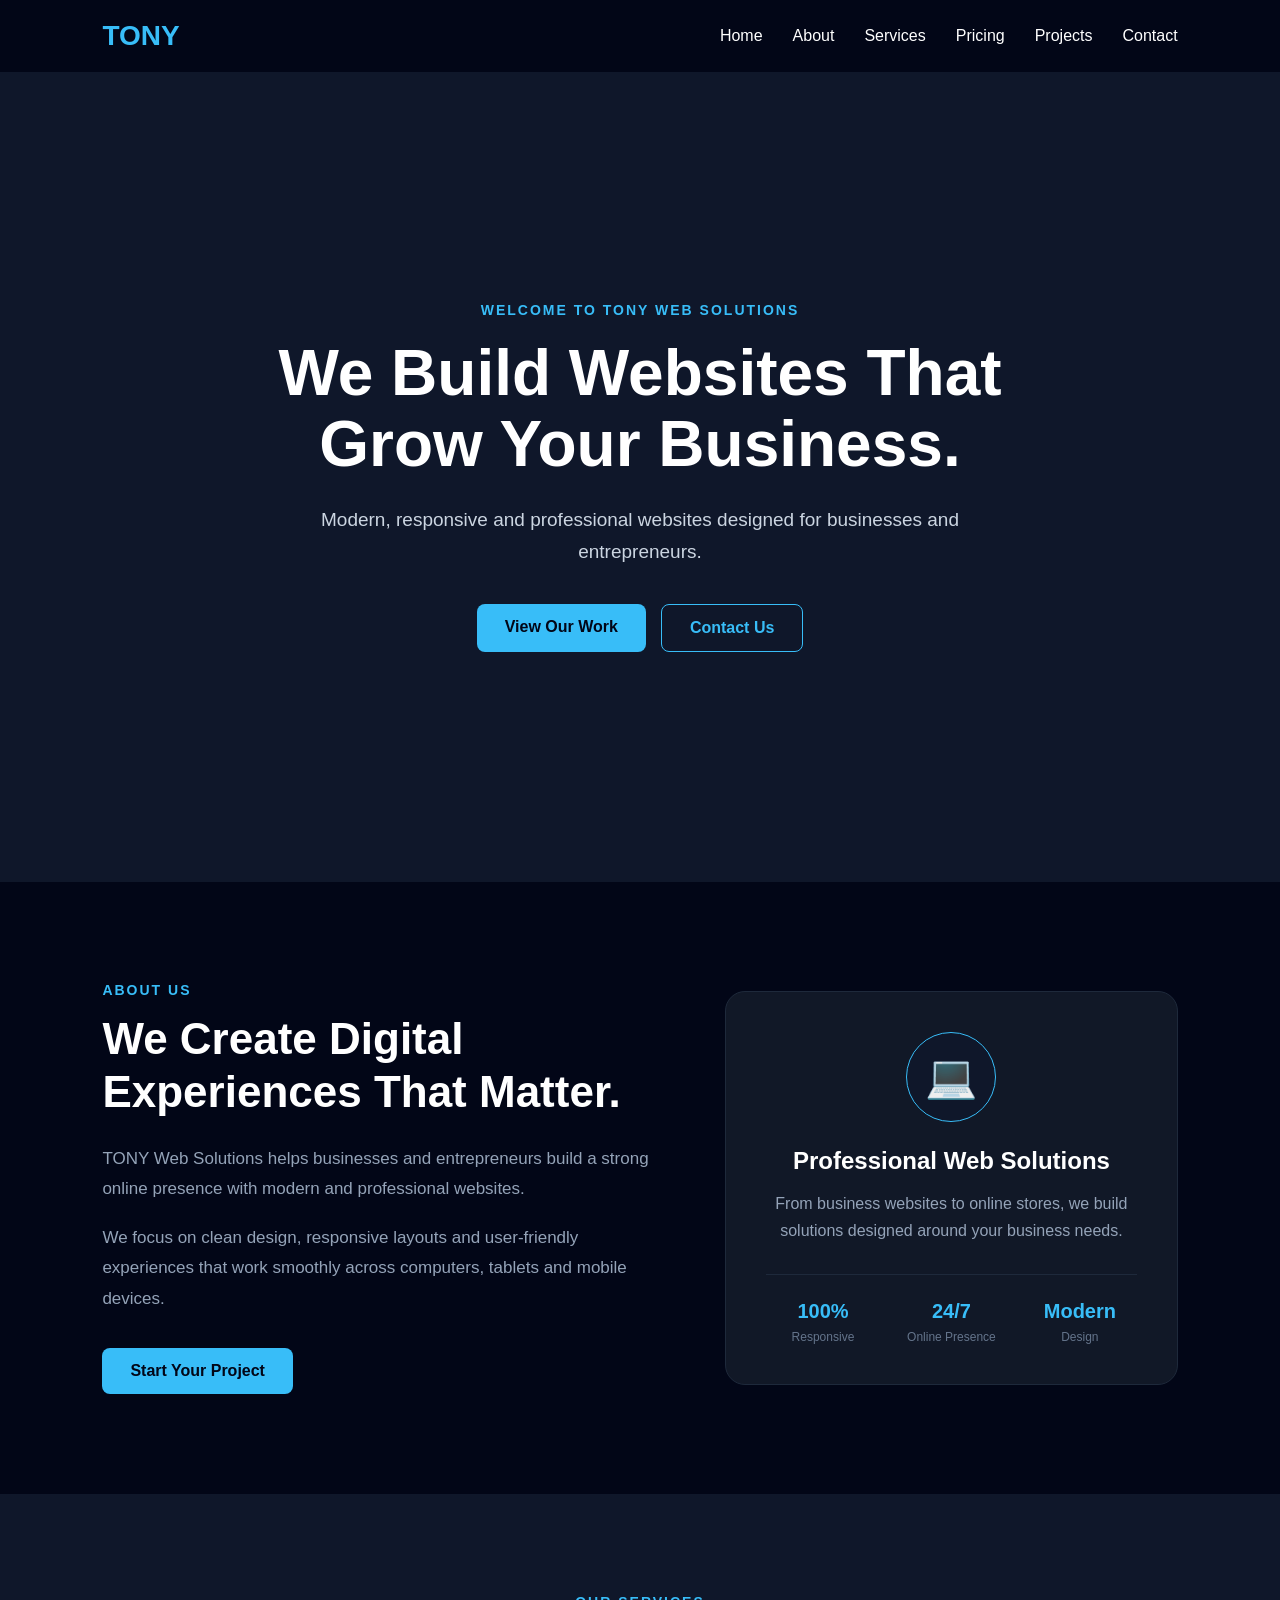
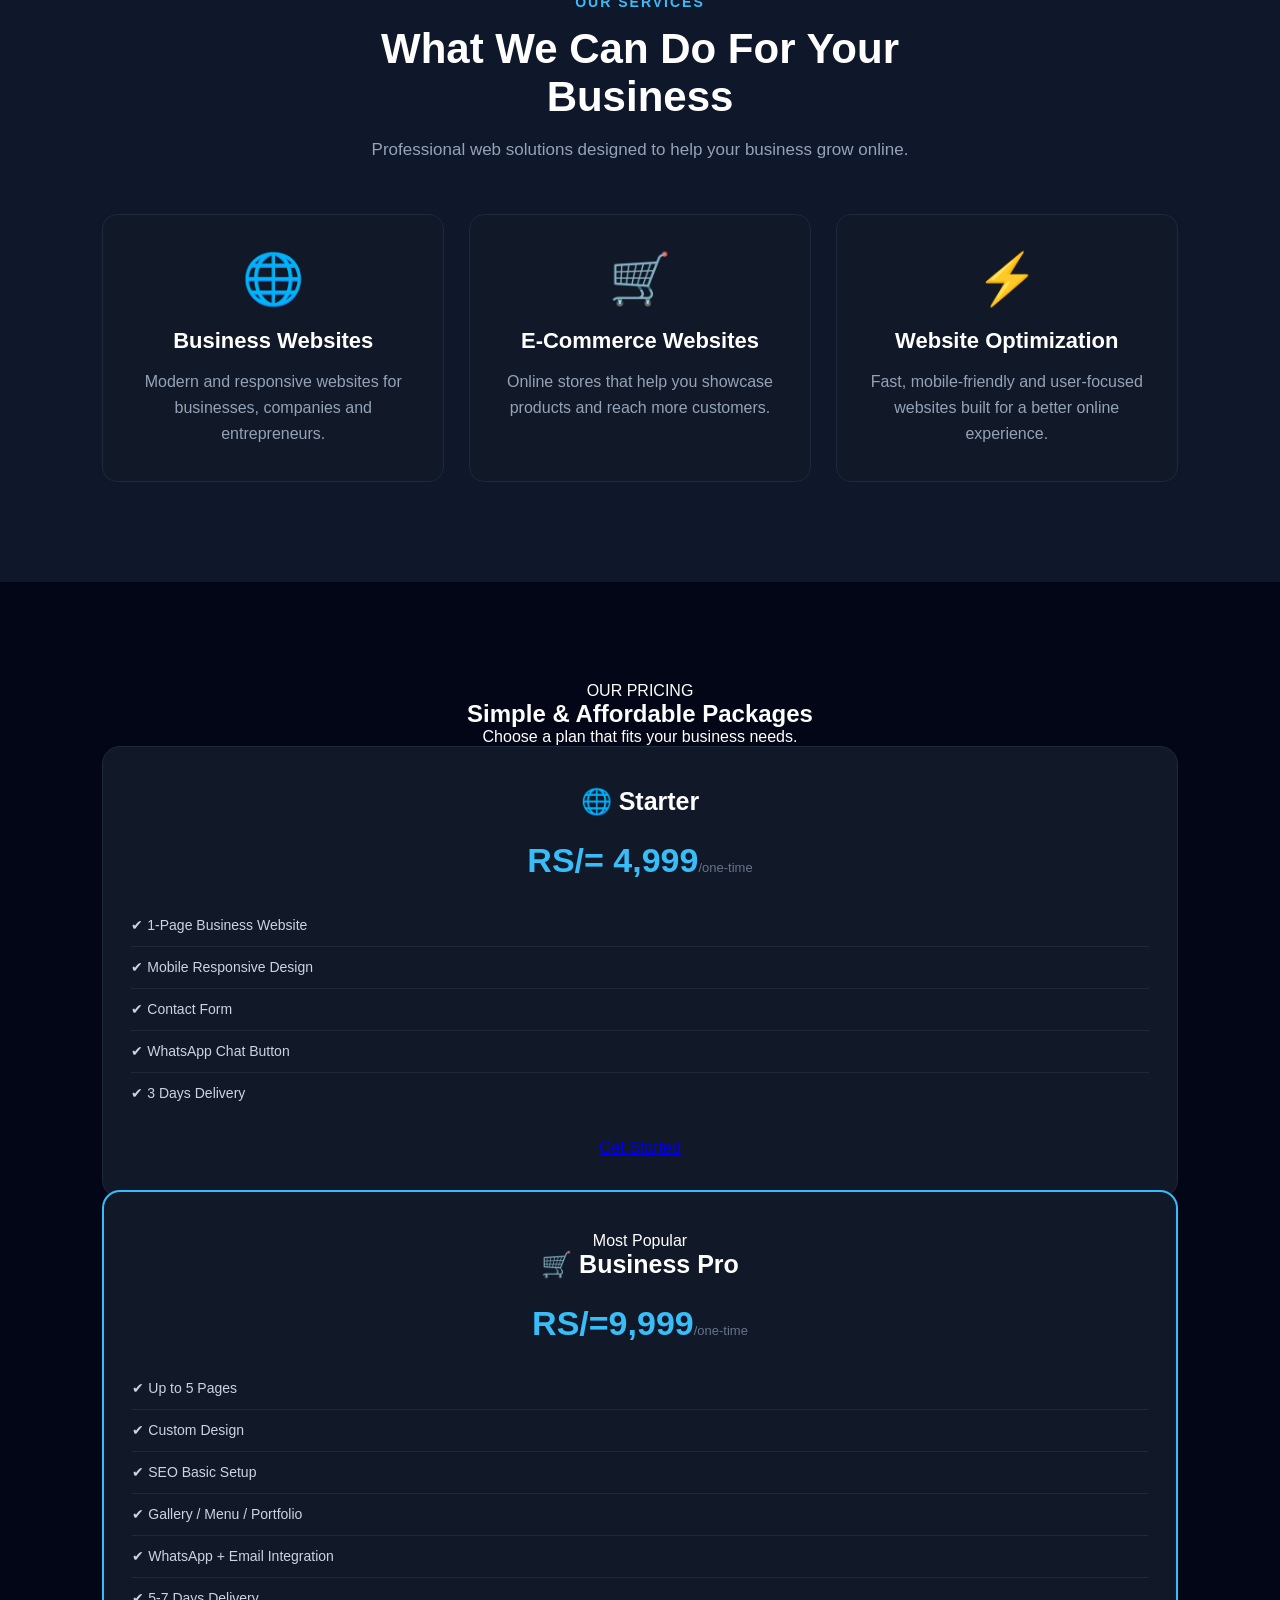
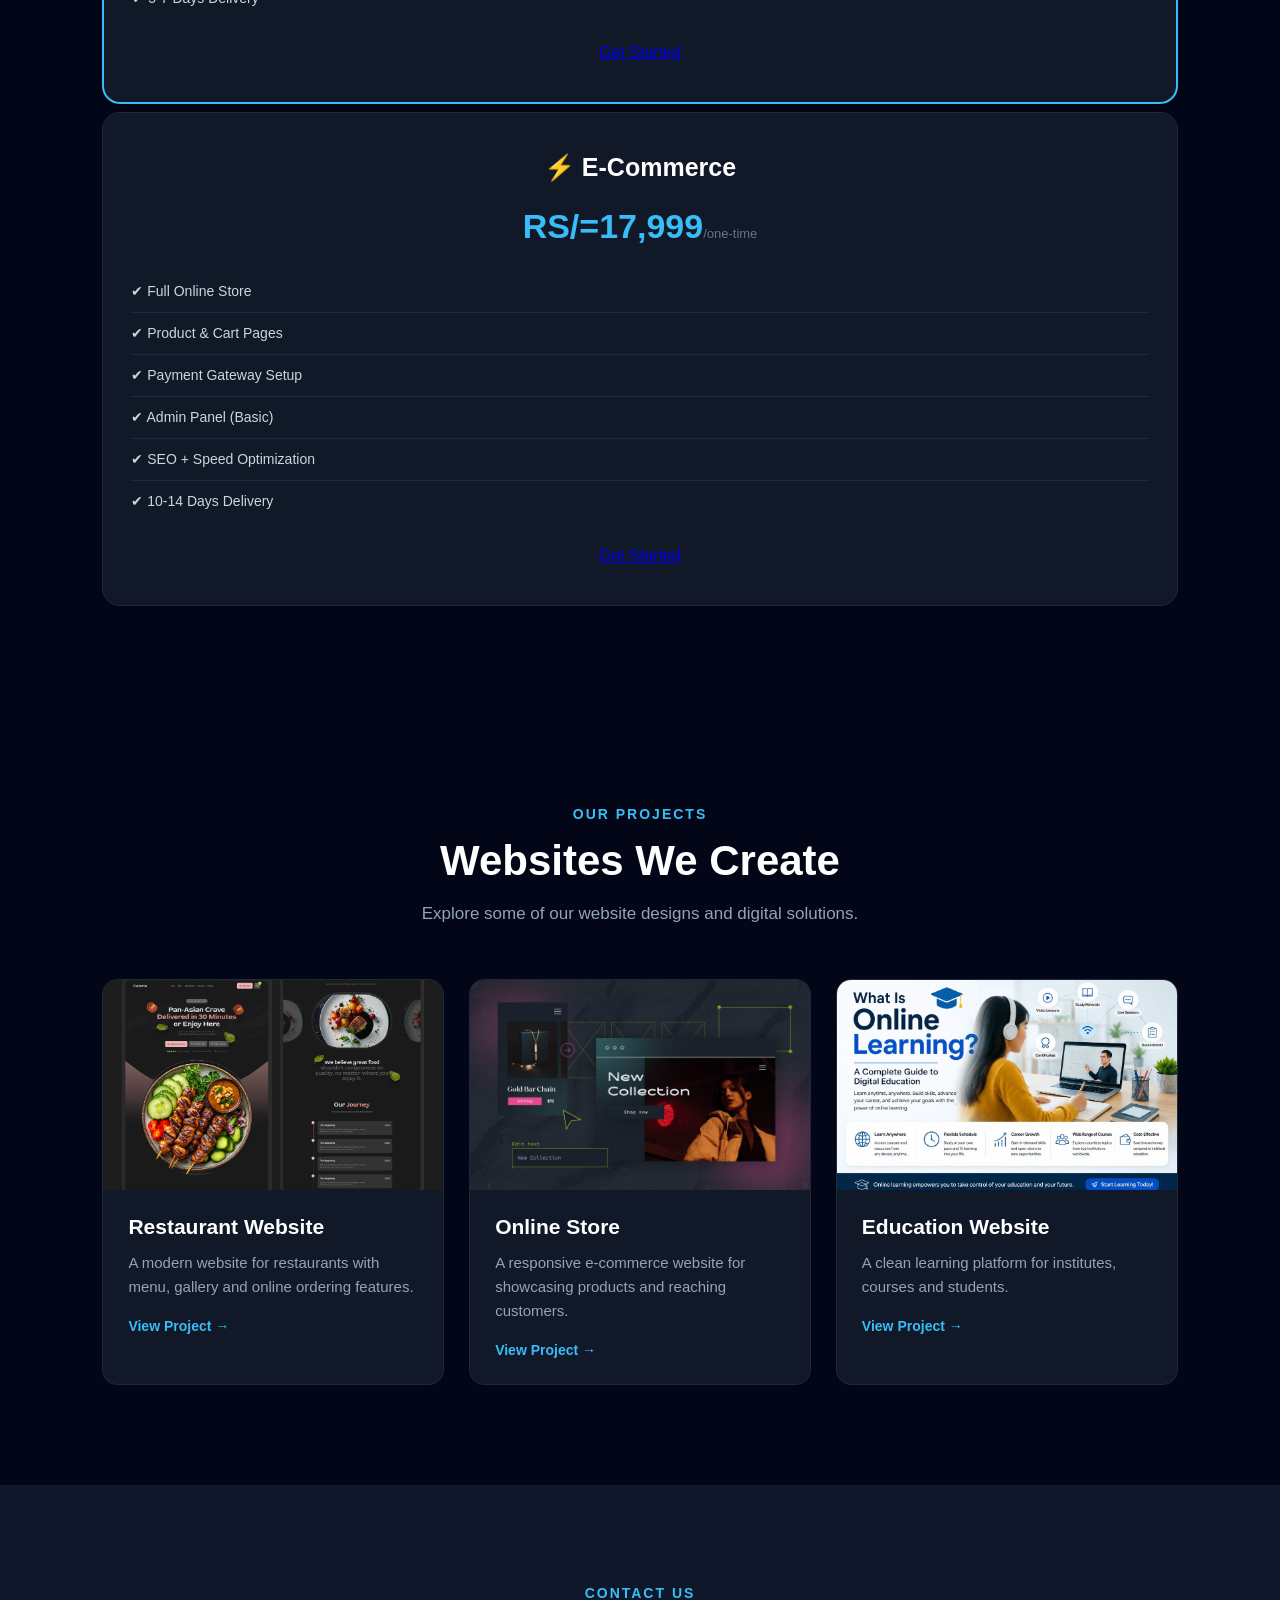
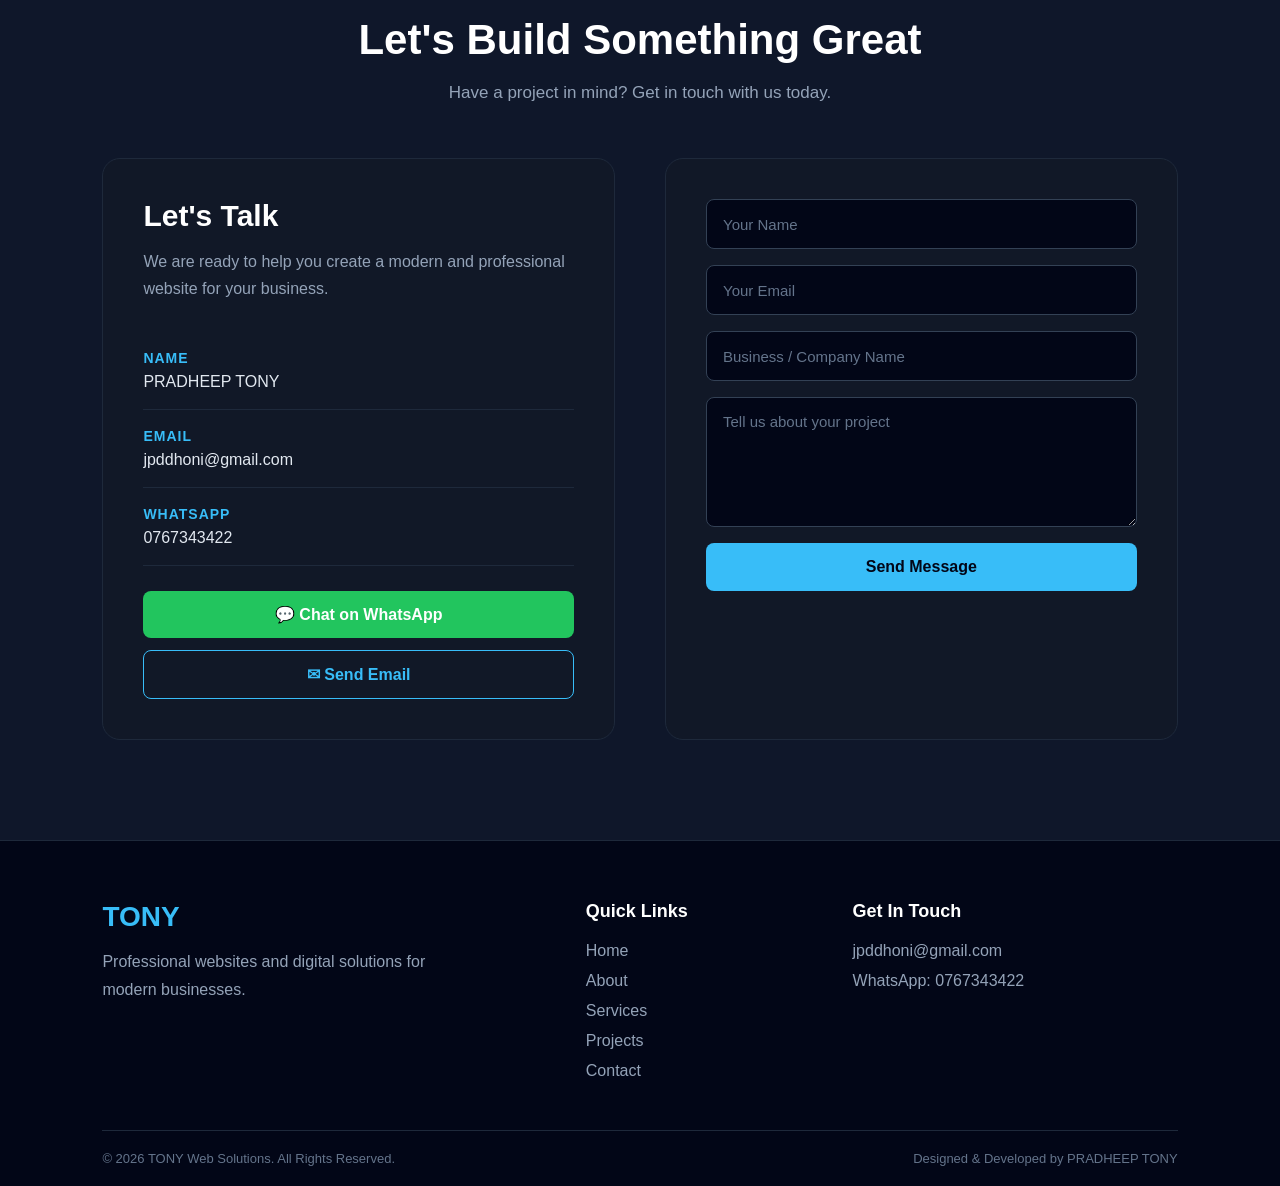
<file: index.html>
<!DOCTYPE html>
<html lang="en">

<head>

    <meta charset="UTF-8">

    <meta
        name="viewport"
        content="width=device-width, initial-scale=1.0"
    >

    <!-- SEO -->
    <meta
        name="description"
        content="TONY Web Solutions creates modern, responsive and professional websites for businesses and entrepreneurs."
    >

    <meta
        name="keywords"
        content="web development, website design, business website, ecommerce website, TONY Web Solutions"
    >

    <meta
        name="author"
        content="PRADHEEP TONY"
    >

    <!-- Browser Title -->
    <title>TONY Web Solutions | Professional Website Development</title>

    <!-- Favicon -->
    <link
        rel="icon"
        type="image/png"
        href="images/favicon.png"
    >

    <!-- CSS -->
    <link
        rel="stylesheet"
        href="style.css"
    >

</head>


<body>

<nav>

    <div class="logo">
        TONY
    </div>

    <button
        class="menu-toggle"
        id="menuToggle"
        type="button"
    >
        ☰
    </button>

    <ul id="navMenu">

        <li>
            <a href="#home">Home</a>
        </li>

        <li>
            <a href="#about">About</a>
        </li>

        <li>
            <a href="#services">Services</a>
        </li>

        <li>
            <a href="#pricing">Pricing</a>
        </li>

        <li>
            <a href="#projects">Projects</a>
        </li>

        <li>
            <a href="#contact">Contact</a>
        </li>

    </ul>

</nav>
   
    <!-- ================================
         HOME
    ================================= -->

    <section
        id="home"
        class="hero"
    >

        <div class="hero-content">

            <p class="small-title">
                WELCOME TO TONY WEB SOLUTIONS
            </p>

            <h1>
                We Build Websites That Grow Your Business.
            </h1>

            <p class="hero-text">
                Modern, responsive and professional websites
                designed for businesses and entrepreneurs.
            </p>

            <div class="hero-buttons">

                <a
                    href="#projects"
                    class="btn primary-btn"
                >
                    View Our Work
                </a>

                <a
                    href="#contact"
                    class="btn secondary-btn"
                >
                    Contact Us
                </a>

            </div>

        </div>

    </section>


    <!-- ================================
         ABOUT
    ================================= -->

    <section
        id="about"
        class="about-section"
    >

        <div class="about-container">


            <div class="about-content">

                <p class="section-title">
                    ABOUT US
                </p>

                <h2>
                    We Create Digital Experiences That Matter.
                </h2>

                <p>
                    TONY Web Solutions helps businesses and
                    entrepreneurs build a strong online presence
                    with modern and professional websites.
                </p>

                <p>
                    We focus on clean design, responsive layouts
                    and user-friendly experiences that work smoothly
                    across computers, tablets and mobile devices.
                </p>

                <a
                    href="#contact"
                    class="btn primary-btn"
                >
                    Start Your Project
                </a>

            </div>


            <div class="about-card">

                <div class="about-icon">
                    💻
                </div>

                <h3>
                    Professional Web Solutions
                </h3>

                <p>
                    From business websites to online stores,
                    we build solutions designed around your
                    business needs.
                </p>

                <div class="about-stats">

                    <div>

                        <strong>
                            100%
                        </strong>

                        <span>
                            Responsive
                        </span>

                    </div>


                    <div>

                        <strong>
                            24/7
                        </strong>

                        <span>
                            Online Presence
                        </span>

                    </div>


                    <div>

                        <strong>
                            Modern
                        </strong>

                        <span>
                            Design
                        </span>

                    </div>

                </div>

            </div>

        </div>

    </section>


    <!-- ================================
         SERVICES
    ================================= -->

    <section
        id="services"
        class="services-section"
    >

        <div class="section-heading">

            <p class="section-title">
                OUR SERVICES
            </p>

            <h2>
                What We Can Do For Your Business
            </h2>

            <p>
                Professional web solutions designed to help
                your business grow online.
            </p>

        </div>


        <div class="services-container">


            <div class="service-card">

                <div class="service-icon">
                    🌐
                </div>

                <h3>
                    Business Websites
                </h3>

                <p>
                    Modern and responsive websites for businesses,
                    companies and entrepreneurs.
                </p>

            </div>


            <div class="service-card">

                <div class="service-icon">
                    🛒
                </div>

                <h3>
                    E-Commerce Websites
                </h3>

                <p>
                    Online stores that help you showcase products
                    and reach more customers.
                </p>

            </div>


            <div class="service-card">

                <div class="service-icon">
                    ⚡
                </div>

                <h3>
                    Website Optimization
                </h3>

                <p>
                    Fast, mobile-friendly and user-focused websites
                    built for a better online experience.
                </p>

            </div>

        </div>

    </section>


    <!-- PRICING SECTION -->
<section id="pricing" class="pricing-section">
  <p class="section-tag">OUR PRICING</p>
  <h2>Simple & Affordable Packages</h2>
  <p class="section-sub">Choose a plan that fits your business needs.</p>

  <div class="pricing-grid">

    <!-- Basic Plan -->
    <div class="pricing-card">
      <h3>🌐 Starter</h3>
      <p class="price">RS/= 4,999<span>/one-time</span></p>
      <ul>
        <li>✔ 1-Page Business Website</li>
        <li>✔ Mobile Responsive Design</li>
        <li>✔ Contact Form</li>
        <li>✔ WhatsApp Chat Button</li>
        <li>✔ 3 Days Delivery</li>
      </ul>
      <a href="#contact" class="btn-outline">Get Started</a>
    </div>

    <!-- Popular Plan -->
    <div class="pricing-card popular">
      <p class="badge">Most Popular</p>
      <h3>🛒 Business Pro</h3>
      <p class="price">RS/=9,999<span>/one-time</span></p>
      <ul>
        <li>✔ Up to 5 Pages</li>
        <li>✔ Custom Design</li>
        <li>✔ SEO Basic Setup</li>
        <li>✔ Gallery / Menu / Portfolio</li>
        <li>✔ WhatsApp + Email Integration</li>
        <li>✔ 5-7 Days Delivery</li>
      </ul>
      <a href="#contact" class="btn-fill">Get Started</a>
    </div>

    <!-- Premium Plan -->
    <div class="pricing-card">
      <h3>⚡ E-Commerce</h3>
      <p class="price">RS/=17,999<span>/one-time</span></p>
      <ul>
        <li>✔ Full Online Store</li>
        <li>✔ Product & Cart Pages</li>
        <li>✔ Payment Gateway Setup</li>
        <li>✔ Admin Panel (Basic)</li>
        <li>✔ SEO + Speed Optimization</li>
        <li>✔ 10-14 Days Delivery</li>
      </ul>
      <a href="#contact" class="btn-outline">Get Started</a>
    </div>

  </div>
</section>


    <!-- ================================
         PROJECTS
    ================================= -->

    <section
        id="projects"
        class="projects-section"
    >

        <div class="section-heading">

            <p class="section-title">
                OUR PROJECTS
            </p>

            <h2>
                Websites We Create
            </h2>

            <p>
                Explore some of our website designs and
                digital solutions.
            </p>

        </div>


        <div class="projects-container">


            <!-- RESTAURANT -->

            <div class="project-card">

                <div class="project-image">

                    <img
                        src="images/restaurant.jpg"
                        alt="Restaurant Website Project"
                    >

                </div>

                <div class="project-info">

                    <h3>
                        Restaurant Website
                    </h3>

                    <p>
                        A modern website for restaurants with
                        menu, gallery and online ordering features.
                    </p>

                    <a
                        href="restaurant.html"
                        class="project-link"
                        target="_blank"
                    >
                        View Project →
                    </a>

                </div>

            </div>


            <!-- E-COMMERCE -->

            <div class="project-card">

                <div class="project-image">

                    <img
                        src="images/ecommerce.jpg"
                        alt="E-Commerce Website Project"
                    >

                </div>

                <div class="project-info">

                    <h3>
                        Online Store
                    </h3>

                    <p>
                        A responsive e-commerce website for
                        showcasing products and reaching customers.
                    </p>

                    <a
                        href="ecommerce.html"
                        class="project-link"
                        target="_blank"
                    >
                        View Project →
                    </a>

                </div>

            </div>


            <!-- EDUCATION -->

            <div class="project-card">

                <div class="project-image">

                    <img
                        src="images/education.jpg"
                        alt="Education Website Project"
                    >

                </div>

                <div class="project-info">

                    <h3>
                        Education Website
                    </h3>

                    <p>
                        A clean learning platform for institutes,
                        courses and students.
                    </p>

                    <a
                        href="education.html"
                        class="project-link"
                        target="_blank"
                    >
                        View Project →
                    </a>

                </div>

            </div>

        </div>

    </section>


    <!-- ================================
         CONTACT
    ================================= -->

    <section
        id="contact"
        class="contact-section"
    >

        <div class="section-heading">

            <p class="section-title">
                CONTACT US
            </p>

            <h2>
                Let's Build Something Great
            </h2>

            <p>
                Have a project in mind?
                Get in touch with us today.
            </p>

        </div>


        <div class="contact-container">


            <!-- CONTACT INFORMATION -->

            <div class="contact-info">

                <h3>
                    Let's Talk
                </h3>

                <p>
                    We are ready to help you create a modern
                    and professional website for your business.
                </p>


                <div class="contact-item">

                    <strong>
                        Name
                    </strong>

                    <span>
                        PRADHEEP TONY
                    </span>

                </div>


                <div class="contact-item">

                    <strong>
                        Email
                    </strong>

                    <a href="mailto:jpddhoni@gmail.com">
                        jpddhoni@gmail.com
                    </a>

                </div>


                <div class="contact-item">

                    <strong>
                        WhatsApp
                    </strong>

                    <a
                        href="https://wa.me/94767343422"
                        target="_blank"
                    >
                        0767343422
                    </a>

                </div>


                <div class="contact-buttons">

                    <a
                        href="https://wa.me/94767343422"
                        target="_blank"
                        class="whatsapp-btn"
                    >
                        💬 Chat on WhatsApp
                    </a>

                    <a
                        href="mailto:jpddhoni@gmail.com"
                        class="email-btn"
                    >
                        ✉ Send Email
                    </a>

                </div>

            </div>


            <!-- CONTACT FORM -->

            <form class="contact-form">

                <input
                    type="text"
                    placeholder="Your Name"
                    required
                >

                <input
                    type="email"
                    placeholder="Your Email"
                    required
                >

                <input
                    type="text"
                    placeholder="Business / Company Name"
                    required
                >

                <textarea
                    placeholder="Tell us about your project"
                    required
                ></textarea>

                <button type="submit">
                    Send Message
                </button>

            </form>

        </div>

    </section>


    <!-- ================================
         FOOTER
    ================================= -->

    <footer class="footer">

        <div class="footer-container">


            <div class="footer-brand">

                <h2>
                    TONY
                </h2>

                <p>
                    Professional websites and digital solutions
                    for modern businesses.
                </p>

            </div>


            <div class="footer-links">

                <h3>
                    Quick Links
                </h3>

                <a href="#home">
                    Home
                </a>

                <a href="#about">
                    About
                </a>

                <a href="#services">
                    Services
                </a>

                <a href="#projects">
                    Projects
                </a>

                <a href="#contact">
                    Contact
                </a>

            </div>


            <div class="footer-contact">

                <h3>
                    Get In Touch
                </h3>

                <a href="mailto:jpddhoni@gmail.com">
                    jpddhoni@gmail.com
                </a>

                <a
                    href="https://wa.me/94767343422"
                    target="_blank"
                >
                    WhatsApp: 0767343422
                </a>

            </div>

        </div>


        <div class="footer-bottom">

            <p>
                © 2026 TONY Web Solutions.
                All Rights Reserved.
            </p>

            <p>
                Designed & Developed by PRADHEEP TONY
            </p>

        </div>

    </footer>


    <!-- JAVASCRIPT -->

    <script src="script.js"></script>

</body>

</html>
</file>
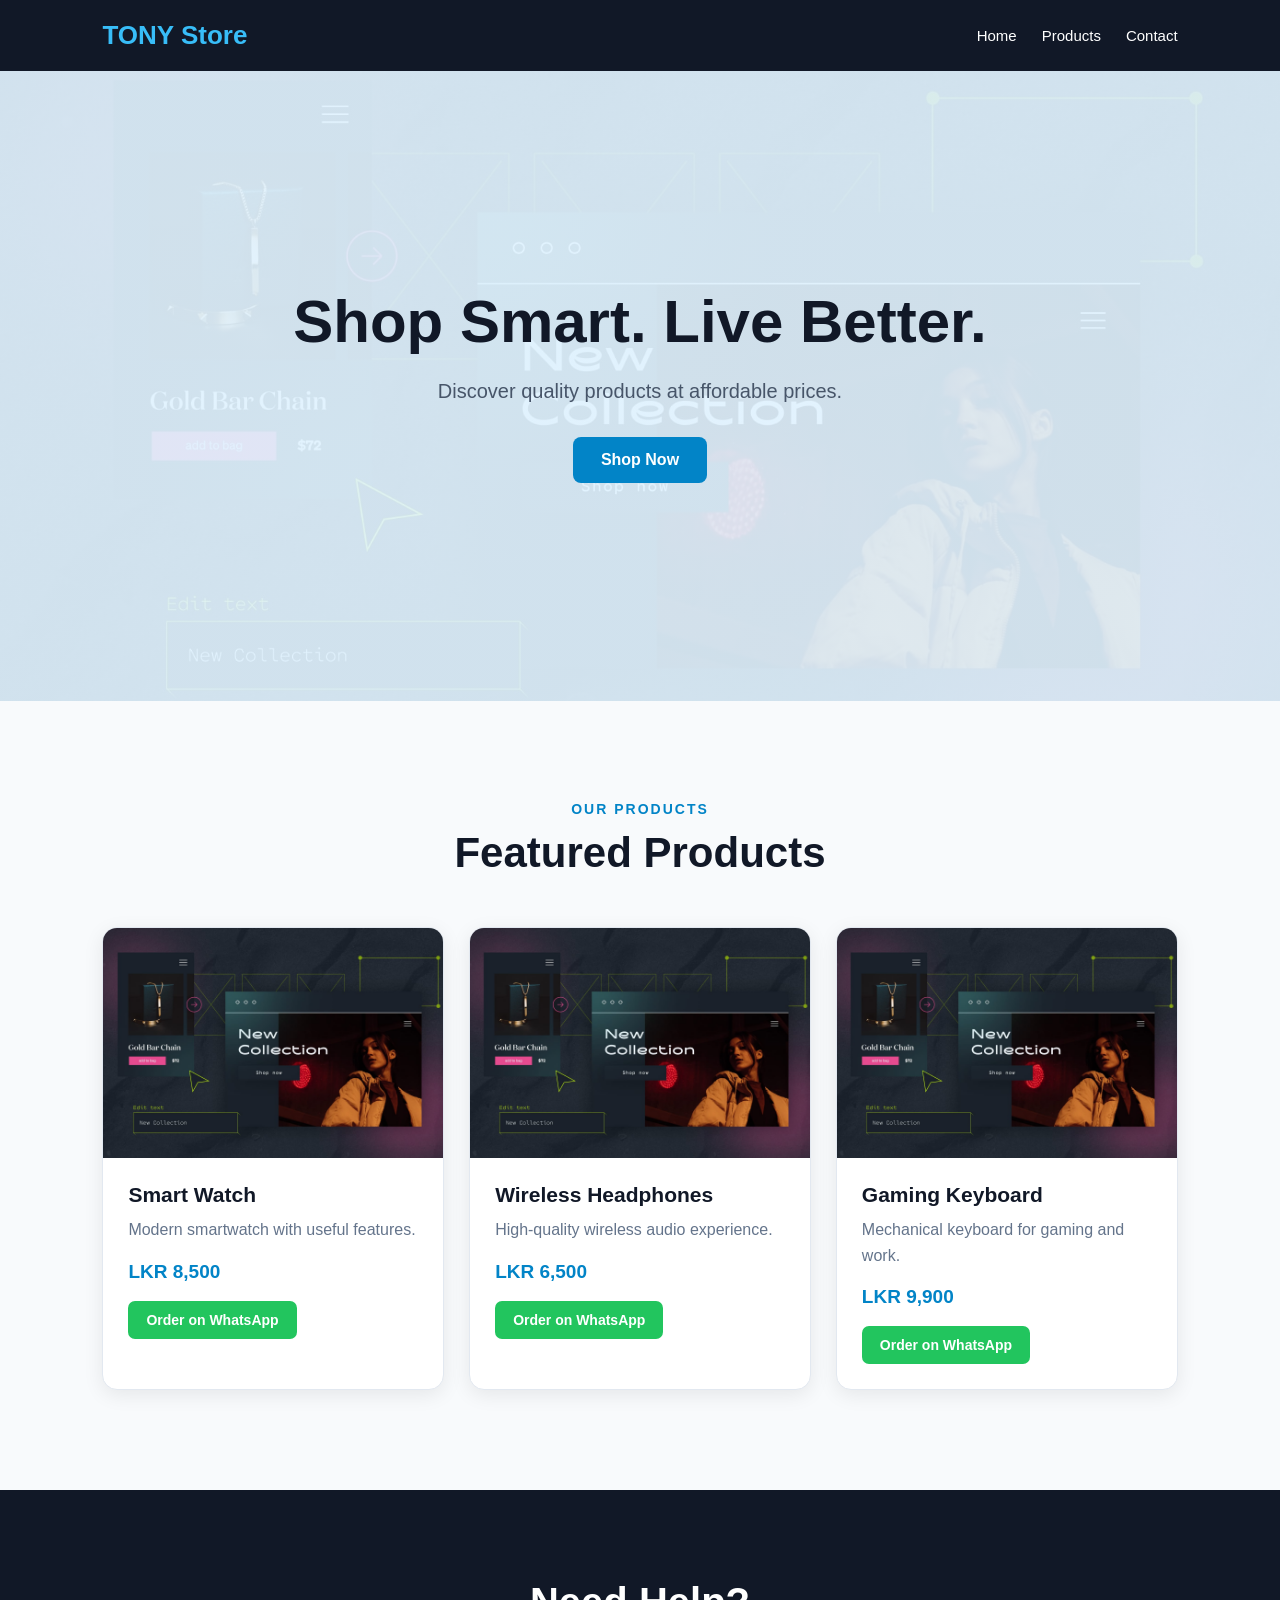
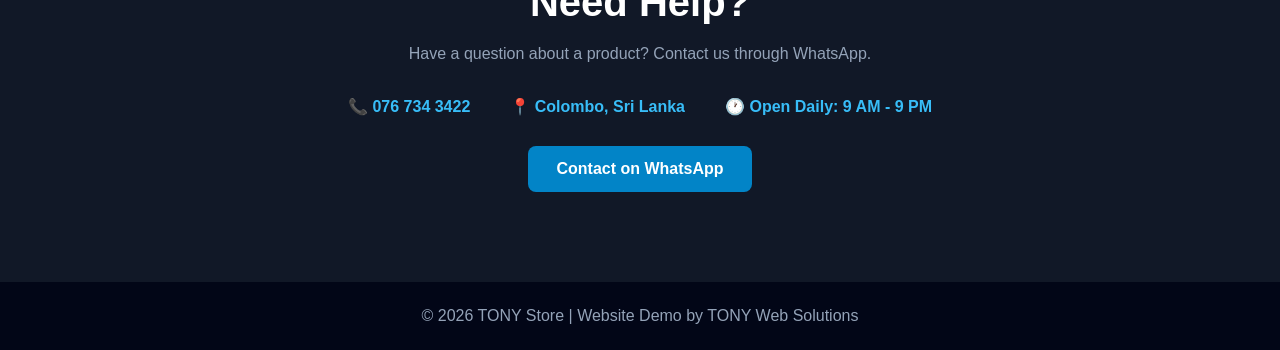
<file: ecommerce.html>
<!DOCTYPE html>
<html lang="en">

<head>

    <meta charset="UTF-8">

    <meta name="viewport" content="width=device-width, initial-scale=1.0">

    <meta
        name="description"
        content="TONY Store - Quality products at affordable prices."
    >

    <title>TONY Store | E-Commerce Demo</title>

    <style>

        /* ================================
           BASIC RESET
        ================================ */

        * {
            margin: 0;
            padding: 0;
            box-sizing: border-box;
        }

        html {
            scroll-behavior: smooth;
        }

        body {
            font-family: Arial, sans-serif;
            background: #f8fafc;
            color: #111827;
        }


        /* ================================
           HEADER
        ================================ */

        header {
            width: 100%;

            background: #111827;

            color: white;

            padding: 20px 8%;

            display: flex;

            justify-content: space-between;

            align-items: center;

            position: sticky;

            top: 0;

            z-index: 1000;
        }

        header h2 {
            color: #38bdf8;

            font-size: 26px;
        }

        nav {
            display: flex;

            gap: 25px;
        }

        nav a {
            color: white;

            text-decoration: none;

            font-size: 15px;

            transition: 0.3s;
        }

        nav a:hover {
            color: #38bdf8;
        }


        /* ================================
           HERO
        ================================ */

        .hero {
            min-height: 70vh;

            padding: 80px 8%;

            display: flex;

            justify-content: center;

            align-items: center;

            text-align: center;

            background:
                linear-gradient(
                    rgba(224, 242, 254, 0.92),
                    rgba(224, 242, 254, 0.92)
                ),
                url("images/ecommerce.jpg") center/cover;
        }

        .hero-content {
            max-width: 750px;

            animation: fadeUp 1s ease;
        }

        .hero h1 {
            font-size: 60px;

            line-height: 1.1;

            margin-bottom: 20px;
        }

        .hero p {
            font-size: 20px;

            color: #475569;

            line-height: 1.6;

            margin-bottom: 30px;
        }


        /* ================================
           BUTTON
        ================================ */

        .btn {
            display: inline-block;

            background: #0284c7;

            color: white;

            padding: 14px 28px;

            border-radius: 8px;

            text-decoration: none;

            font-weight: bold;

            transition: 0.3s;
        }

        .btn:hover {
            background: #0369a1;

            transform: translateY(-3px);
        }


        /* ================================
           PRODUCTS
        ================================ */

        .products {
            padding: 100px 8%;

            text-align: center;
        }

        .section-title {
            color: #0284c7;

            font-size: 14px;

            font-weight: bold;

            letter-spacing: 2px;

            margin-bottom: 12px;
        }

        .products h2 {
            font-size: 42px;

            margin-bottom: 50px;
        }

        .product-container {
            max-width: 1100px;

            margin: auto;

            display: grid;

            grid-template-columns: repeat(3, 1fr);

            gap: 25px;
        }


        /* ================================
           PRODUCT CARD
        ================================ */

        .product {
            background: white;

            border-radius: 15px;

            overflow: hidden;

            border: 1px solid #e2e8f0;

            box-shadow: 0 5px 20px rgba(0, 0, 0, 0.08);

            text-align: left;

            transition: 0.3s;
        }

        .product:hover {
            transform: translateY(-8px);

            box-shadow: 0 15px 35px rgba(0, 0, 0, 0.12);

            border-color: #38bdf8;
        }


        /* ================================
           PRODUCT IMAGE
        ================================ */

        .product-image {
            width: 100%;

            height: 230px;

            overflow: hidden;

            background: #e2e8f0;
        }

        .product img {
            width: 100%;

            height: 100%;

            display: block;

            object-fit: cover;

            transition: 0.5s;
        }

        .product:hover img {
            transform: scale(1.06);
        }


        /* ================================
           PRODUCT INFO
        ================================ */

        .product-info {
            padding: 25px;
        }

        .product-info h3 {
            font-size: 21px;

            margin-bottom: 10px;
        }

        .product-info > p:not(.price) {
            color: #64748b;

            line-height: 1.6;
        }

        .price {
            color: #0284c7;

            font-size: 19px;

            font-weight: bold;

            margin: 18px 0;
        }


        /* ================================
           ORDER BUTTON
        ================================ */

        .order-btn {
            display: inline-block;

            background: #22c55e;

            color: white;

            padding: 11px 18px;

            border-radius: 7px;

            text-decoration: none;

            font-size: 14px;

            font-weight: bold;

            transition: 0.3s;
        }

        .order-btn:hover {
            background: #16a34a;

            transform: translateY(-2px);
        }


        /* ================================
           CONTACT
        ================================ */

        .contact {
            padding: 90px 8%;

            background: #111827;

            color: white;

            text-align: center;
        }

        .contact h2 {
            font-size: 40px;

            margin-bottom: 15px;
        }

        .contact p {
            color: #94a3b8;

            line-height: 1.7;

            margin-bottom: 30px;
        }

        .contact-info {
            display: flex;

            justify-content: center;

            gap: 40px;

            flex-wrap: wrap;

            margin-bottom: 30px;
        }

        .contact-info span {
            color: #38bdf8;

            font-weight: bold;
        }


        /* ================================
           FOOTER
        ================================ */

        footer {
            background: #020617;

            color: #94a3b8;

            text-align: center;

            padding: 25px;
        }


        /* ================================
           ANIMATION
        ================================ */

        @keyframes fadeUp {

            from {
                opacity: 0;

                transform: translateY(30px);
            }

            to {
                opacity: 1;

                transform: translateY(0);
            }

        }


        /* ================================
           MOBILE
        ================================ */

        @media (max-width: 768px) {

            header {
                padding: 18px 5%;

                flex-direction: column;

                gap: 15px;
            }

            header h2 {
                font-size: 23px;
            }

            nav {
                gap: 18px;
            }

            nav a {
                font-size: 14px;
            }


            /* HERO */

            .hero {
                min-height: 65vh;

                padding: 60px 5%;
            }

            .hero h1 {
                font-size: 42px;
            }

            .hero p {
                font-size: 17px;
            }


            /* PRODUCTS */

            .products {
                padding: 70px 5%;
            }

            .products h2 {
                font-size: 34px;

                margin-bottom: 35px;
            }

            .product-container {
                grid-template-columns: 1fr;
            }


            /* CONTACT */

            .contact {
                padding: 70px 5%;
            }

            .contact h2 {
                font-size: 34px;
            }

            .contact-info {
                flex-direction: column;

                gap: 15px;
            }


            /* FOOTER */

            footer {
                padding: 20px 5%;

                font-size: 13px;
            }

        }

    </style>

</head>


<body>


    <!-- ================================
         HEADER
    ================================= -->

    <header>

        <h2>
            TONY Store
        </h2>

        <nav>

            <a href="#">
                Home
            </a>

            <a href="#products">
                Products
            </a>

            <a href="#contact">
                Contact
            </a>

        </nav>

    </header>


    <!-- ================================
         HERO
    ================================= -->

    <section class="hero">

        <div class="hero-content">

            <h1>
                Shop Smart. Live Better.
            </h1>

            <p>
                Discover quality products at
                affordable prices.
            </p>

            <a href="#products" class="btn">
                Shop Now
            </a>

        </div>

    </section>


    <!-- ================================
         PRODUCTS
    ================================= -->

    <section class="products" id="products">

        <p class="section-title">
            OUR PRODUCTS
        </p>

        <h2>
            Featured Products
        </h2>


        <div class="product-container">


            <!-- PRODUCT 1 -->

            <div class="product">

                <div class="product-image">

                    <img
                        src="images/ecommerce.jpg"
                        alt="Smart Watch"
                    >

                </div>

                <div class="product-info">

                    <h3>
                        Smart Watch
                    </h3>

                    <p>
                        Modern smartwatch with
                        useful features.
                    </p>

                    <p class="price">
                        LKR 8,500
                    </p>

                    <a
                        href="https://wa.me/94767343422?text=Hello%20TONY%20Store!%20I%20am%20interested%20in%20the%20Smart%20Watch."
                        target="_blank"
                        class="order-btn"
                    >
                        Order on WhatsApp
                    </a>

                </div>

            </div>


            <!-- PRODUCT 2 -->

            <div class="product">

                <div class="product-image">

                    <img
                        src="images/ecommerce.jpg"
                        alt="Wireless Headphones"
                    >

                </div>

                <div class="product-info">

                    <h3>
                        Wireless Headphones
                    </h3>

                    <p>
                        High-quality wireless
                        audio experience.
                    </p>

                    <p class="price">
                        LKR 6,500
                    </p>

                    <a
                        href="https://wa.me/94767343422?text=Hello%20TONY%20Store!%20I%20am%20interested%20in%20the%20Wireless%20Headphones."
                        target="_blank"
                        class="order-btn"
                    >
                        Order on WhatsApp
                    </a>

                </div>

            </div>


            <!-- PRODUCT 3 -->

            <div class="product">

                <div class="product-image">

                    <img
                        src="images/ecommerce.jpg"
                        alt="Gaming Keyboard"
                    >

                </div>

                <div class="product-info">

                    <h3>
                        Gaming Keyboard
                    </h3>

                    <p>
                        Mechanical keyboard
                        for gaming and work.
                    </p>

                    <p class="price">
                        LKR 9,900
                    </p>

                    <a
                        href="https://wa.me/94767343422?text=Hello%20TONY%20Store!%20I%20am%20interested%20in%20the%20Gaming%20Keyboard."
                        target="_blank"
                        class="order-btn"
                    >
                        Order on WhatsApp
                    </a>

                </div>

            </div>


        </div>

    </section>


    <!-- ================================
         CONTACT
    ================================= -->

    <section class="contact" id="contact">

        <h2>
            Need Help?
        </h2>

        <p>
            Have a question about a product?
            Contact us through WhatsApp.
        </p>


        <div class="contact-info">

            <div>
                📞 <span>076 734 3422</span>
            </div>

            <div>
                📍 <span>Colombo, Sri Lanka</span>
            </div>

            <div>
                🕐 <span>Open Daily: 9 AM - 9 PM</span>
            </div>

        </div>


        <a
            href="https://wa.me/94767343422?text=Hello%20TONY%20Store!%20I%20would%20like%20to%20make%20an%20inquiry."
            target="_blank"
            class="btn"
        >
            Contact on WhatsApp
        </a>

    </section>


    <!-- ================================
         FOOTER
    ================================= -->

    <footer>

        <p>
            © 2026 TONY Store |
            Website Demo by TONY Web Solutions
        </p>

    </footer>


</body>

</html>
</file>
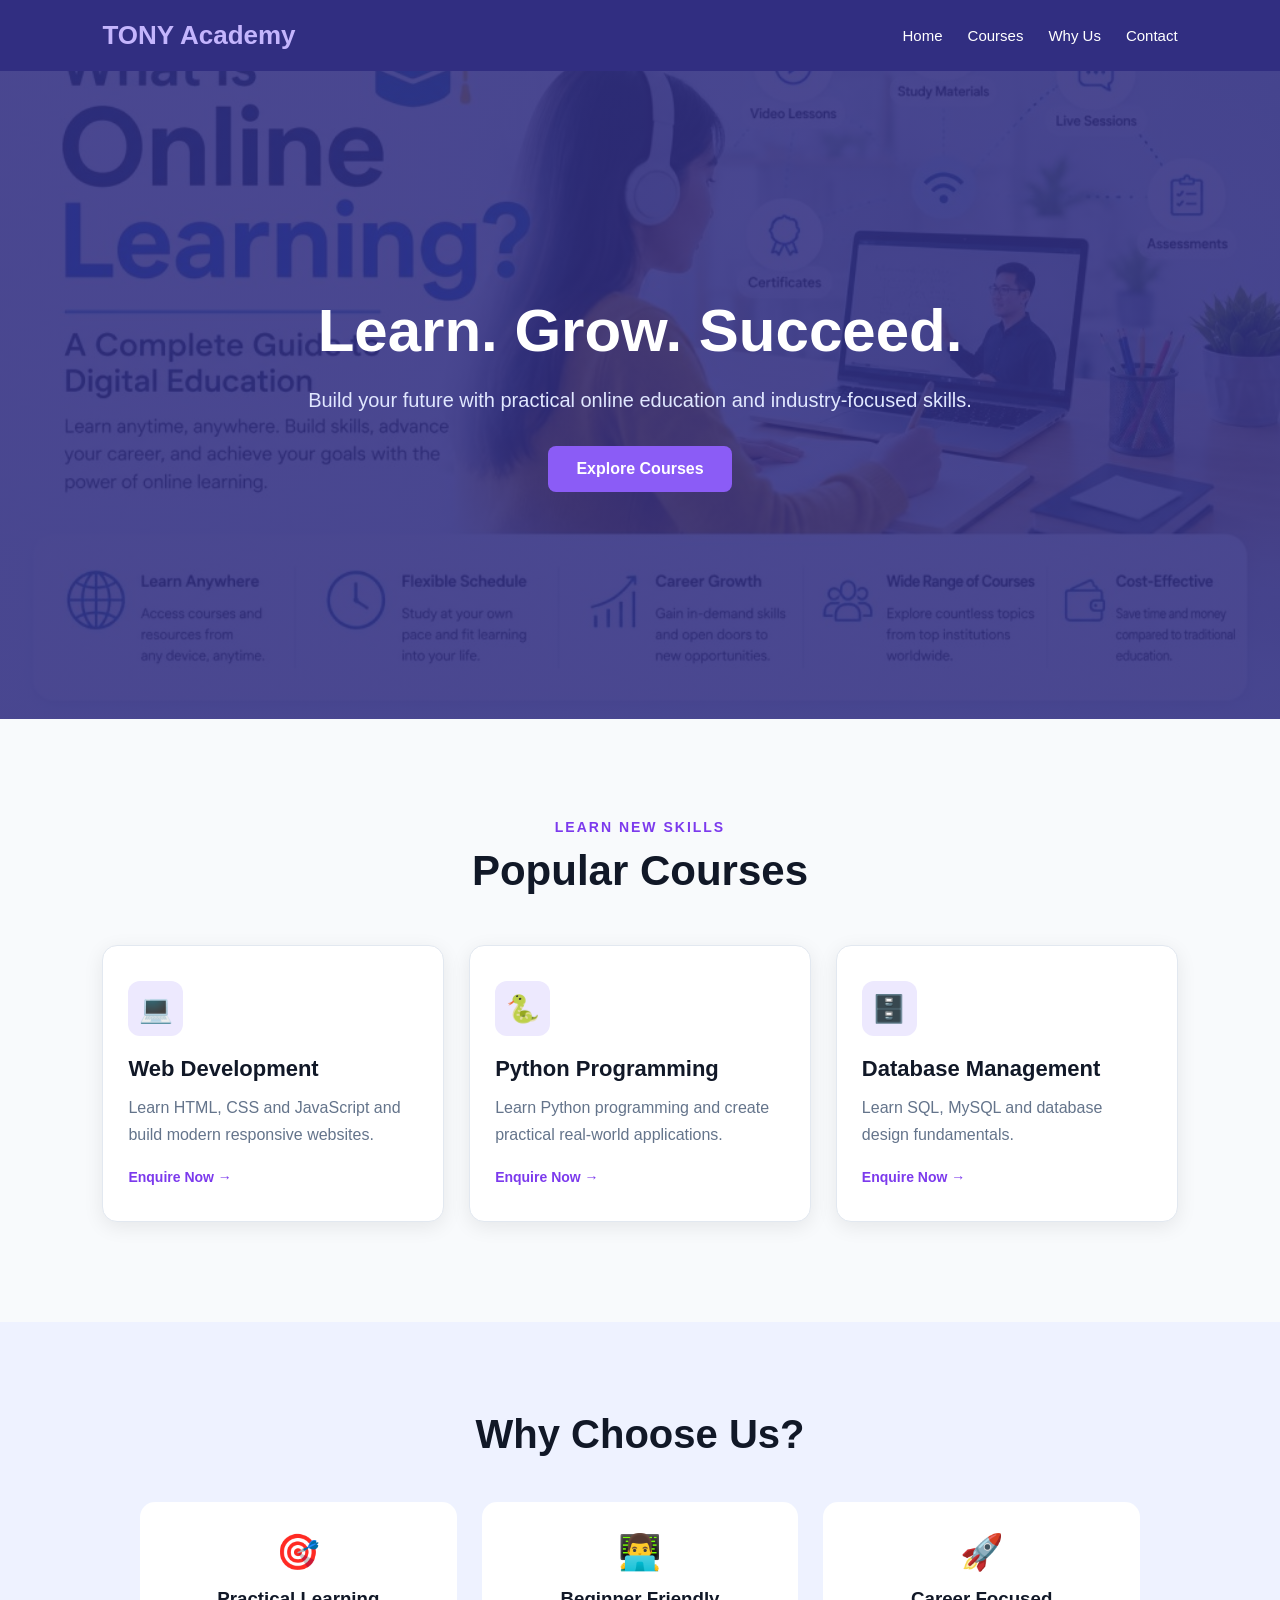
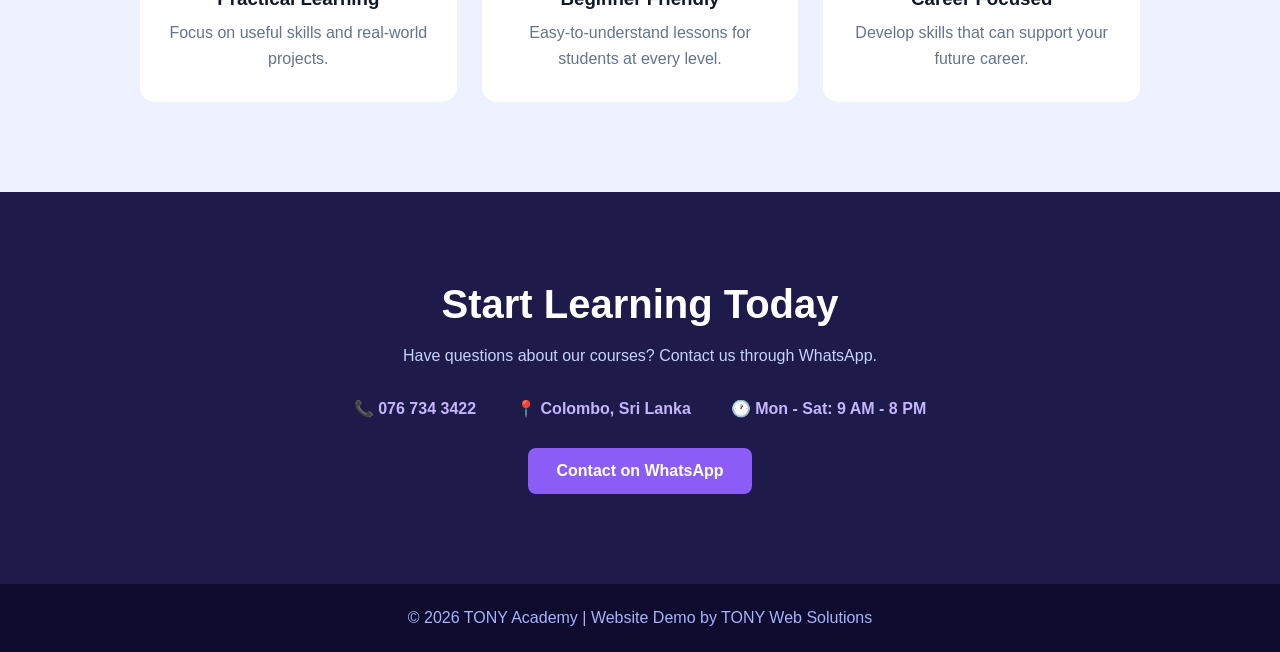
<file: education.html>
<!DOCTYPE html>
<html lang="en">

<head>

    <meta charset="UTF-8">

    <meta
        name="viewport"
        content="width=device-width, initial-scale=1.0"
    >

    <meta
        name="description"
        content="TONY Academy - Practical online education and professional courses."
    >

    <title>TONY Academy | Education Demo</title>

    <style>

        /* ================================
           BASIC RESET
        ================================ */

        * {
            margin: 0;
            padding: 0;
            box-sizing: border-box;
        }

        html {
            scroll-behavior: smooth;
        }

        body {
            font-family: Arial, sans-serif;

            background: #f8fafc;

            color: #111827;
        }


        /* ================================
           HEADER
        ================================ */

        header {
            width: 100%;

            background: #312e81;

            color: white;

            padding: 20px 8%;

            display: flex;

            justify-content: space-between;

            align-items: center;

            position: sticky;

            top: 0;

            z-index: 1000;
        }

        header h2 {
            color: #c4b5fd;

            font-size: 26px;
        }

        nav {
            display: flex;

            gap: 25px;
        }

        nav a {
            color: white;

            text-decoration: none;

            font-size: 15px;

            transition: 0.3s;
        }

        nav a:hover {
            color: #c4b5fd;
        }


        /* ================================
           HERO
        ================================ */

        .hero {
            min-height: 72vh;

            background:
                linear-gradient(
                    rgba(49, 46, 129, 0.88),
                    rgba(49, 46, 129, 0.88)
                ),
                url("images/education.jpg") center/cover;

            display: flex;

            justify-content: center;

            align-items: center;

            text-align: center;

            color: white;

            padding: 40px;
        }

        .hero-content {
            max-width: 750px;

            animation: fadeUp 1s ease;
        }

        .hero h1 {
            font-size: 60px;

            line-height: 1.1;

            margin-bottom: 20px;
        }

        .hero p {
            font-size: 20px;

            line-height: 1.6;

            color: #e0e7ff;

            margin-bottom: 30px;
        }


        /* ================================
           BUTTON
        ================================ */

        .btn {
            display: inline-block;

            background: #8b5cf6;

            color: white;

            padding: 14px 28px;

            border-radius: 8px;

            text-decoration: none;

            font-weight: bold;

            transition: 0.3s;
        }

        .btn:hover {
            background: #7c3aed;

            transform: translateY(-3px);
        }


        /* ================================
           COURSES
        ================================ */

        .courses {
            padding: 100px 8%;

            text-align: center;
        }

        .section-title {
            color: #7c3aed;

            font-size: 14px;

            font-weight: bold;

            letter-spacing: 2px;

            margin-bottom: 12px;
        }

        .courses h2 {
            font-size: 42px;

            margin-bottom: 50px;
        }

        .course-container {
            max-width: 1100px;

            margin: auto;

            display: grid;

            grid-template-columns: repeat(3, 1fr);

            gap: 25px;
        }


        /* ================================
           COURSE CARD
        ================================ */

        .course {
            background: white;

            padding: 35px 25px;

            border-radius: 15px;

            border: 1px solid #e2e8f0;

            box-shadow:
                0 5px 20px rgba(0, 0, 0, 0.08);

            text-align: left;

            transition: 0.3s;
        }

        .course:hover {
            transform: translateY(-8px);

            border-color: #8b5cf6;

            box-shadow:
                0 15px 35px rgba(0, 0, 0, 0.12);
        }

        .course-icon {
            width: 55px;

            height: 55px;

            display: flex;

            align-items: center;

            justify-content: center;

            background: #ede9fe;

            border-radius: 12px;

            font-size: 27px;

            margin-bottom: 20px;
        }

        .course h3 {
            font-size: 22px;

            margin-bottom: 12px;
        }

        .course p {
            color: #64748b;

            line-height: 1.7;

            margin-bottom: 20px;
        }

        .course-link {
            color: #7c3aed;

            text-decoration: none;

            font-weight: bold;

            font-size: 14px;
        }

        .course-link:hover {
            color: #5b21b6;
        }


        /* ================================
           WHY CHOOSE US
        ================================ */

        .features {
            padding: 90px 8%;

            background: #eef2ff;

            text-align: center;
        }

        .features h2 {
            font-size: 40px;

            margin-bottom: 45px;
        }

        .feature-container {
            max-width: 1000px;

            margin: auto;

            display: grid;

            grid-template-columns: repeat(3, 1fr);

            gap: 25px;
        }

        .feature {
            background: white;

            padding: 30px 25px;

            border-radius: 15px;
        }

        .feature-icon {
            font-size: 35px;

            margin-bottom: 15px;
        }

        .feature h3 {
            margin-bottom: 10px;
        }

        .feature p {
            color: #64748b;

            line-height: 1.6;
        }


        /* ================================
           CONTACT
        ================================ */

        .contact {
            padding: 90px 8%;

            background: #1e1b4b;

            color: white;

            text-align: center;
        }

        .contact h2 {
            font-size: 40px;

            margin-bottom: 15px;
        }

        .contact p {
            color: #c7d2fe;

            line-height: 1.7;

            margin-bottom: 30px;
        }

        .contact-info {
            display: flex;

            justify-content: center;

            gap: 40px;

            flex-wrap: wrap;

            margin-bottom: 30px;
        }

        .contact-info span {
            color: #c4b5fd;

            font-weight: bold;
        }


        /* ================================
           FOOTER
        ================================ */

        footer {
            background: #0f0b2e;

            color: #a5b4fc;

            text-align: center;

            padding: 25px;
        }


        /* ================================
           ANIMATION
        ================================ */

        @keyframes fadeUp {

            from {
                opacity: 0;

                transform: translateY(30px);
            }

            to {
                opacity: 1;

                transform: translateY(0);
            }

        }


        /* ================================
           MOBILE
        ================================ */

        @media (max-width: 768px) {

            header {
                padding: 18px 5%;

                flex-direction: column;

                gap: 15px;
            }

            header h2 {
                font-size: 23px;
            }

            nav {
                gap: 18px;
            }

            nav a {
                font-size: 14px;
            }


            /* HERO */

            .hero {
                min-height: 65vh;

                padding: 50px 5%;
            }

            .hero h1 {
                font-size: 42px;
            }

            .hero p {
                font-size: 17px;
            }


            /* COURSES */

            .courses {
                padding: 70px 5%;
            }

            .courses h2 {
                font-size: 34px;

                margin-bottom: 35px;
            }

            .course-container {
                grid-template-columns: 1fr;
            }


            /* FEATURES */

            .features {
                padding: 70px 5%;
            }

            .features h2 {
                font-size: 34px;
            }

            .feature-container {
                grid-template-columns: 1fr;
            }


            /* CONTACT */

            .contact {
                padding: 70px 5%;
            }

            .contact h2 {
                font-size: 34px;
            }

            .contact-info {
                flex-direction: column;

                gap: 15px;
            }


            /* FOOTER */

            footer {
                padding: 20px 5%;

                font-size: 13px;
            }

        }

    </style>

</head>


<body>


    <!-- ================================
         HEADER
    ================================= -->

    <header>

        <h2>
            TONY Academy
        </h2>

        <nav>

            <a href="#">
                Home
            </a>

            <a href="#courses">
                Courses
            </a>

            <a href="#features">
                Why Us
            </a>

            <a href="#contact">
                Contact
            </a>

        </nav>

    </header>


    <!-- ================================
         HERO
    ================================= -->

    <section class="hero">

        <div class="hero-content">

            <h1>
                Learn. Grow. Succeed.
            </h1>

            <p>
                Build your future with practical
                online education and industry-focused skills.
            </p>

            <a
                href="#courses"
                class="btn"
            >
                Explore Courses
            </a>

        </div>

    </section>


    <!-- ================================
         COURSES
    ================================= -->

    <section
        class="courses"
        id="courses"
    >

        <p class="section-title">
            LEARN NEW SKILLS
        </p>

        <h2>
            Popular Courses
        </h2>


        <div class="course-container">


            <!-- COURSE 1 -->

            <div class="course">

                <div class="course-icon">
                    💻
                </div>

                <h3>
                    Web Development
                </h3>

                <p>
                    Learn HTML, CSS and JavaScript
                    and build modern responsive websites.
                </p>

                <a
                    href="https://wa.me/94767343422?text=Hello%20TONY%20Academy!%20I%20am%20interested%20in%20the%20Web%20Development%20course."
                    target="_blank"
                    class="course-link"
                >
                    Enquire Now →
                </a>

            </div>


            <!-- COURSE 2 -->

            <div class="course">

                <div class="course-icon">
                    🐍
                </div>

                <h3>
                    Python Programming
                </h3>

                <p>
                    Learn Python programming and
                    create practical real-world applications.
                </p>

                <a
                    href="https://wa.me/94767343422?text=Hello%20TONY%20Academy!%20I%20am%20interested%20in%20the%20Python%20Programming%20course."
                    target="_blank"
                    class="course-link"
                >
                    Enquire Now →
                </a>

            </div>


            <!-- COURSE 3 -->

            <div class="course">

                <div class="course-icon">
                    🗄️
                </div>

                <h3>
                    Database Management
                </h3>

                <p>
                    Learn SQL, MySQL and database
                    design fundamentals.
                </p>

                <a
                    href="https://wa.me/94767343422?text=Hello%20TONY%20Academy!%20I%20am%20interested%20in%20the%20Database%20Management%20course."
                    target="_blank"
                    class="course-link"
                >
                    Enquire Now →
                </a>

            </div>


        </div>

    </section>


    <!-- ================================
         WHY CHOOSE US
    ================================= -->

    <section
        class="features"
        id="features"
    >

        <h2>
            Why Choose Us?
        </h2>


        <div class="feature-container">


            <div class="feature">

                <div class="feature-icon">
                    🎯
                </div>

                <h3>
                    Practical Learning
                </h3>

                <p>
                    Focus on useful skills
                    and real-world projects.
                </p>

            </div>


            <div class="feature">

                <div class="feature-icon">
                    👨‍💻
                </div>

                <h3>
                    Beginner Friendly
                </h3>

                <p>
                    Easy-to-understand lessons
                    for students at every level.
                </p>

            </div>


            <div class="feature">

                <div class="feature-icon">
                    🚀
                </div>

                <h3>
                    Career Focused
                </h3>

                <p>
                    Develop skills that can
                    support your future career.
                </p>

            </div>


        </div>

    </section>


    <!-- ================================
         CONTACT
    ================================= -->

    <section
        class="contact"
        id="contact"
    >

        <h2>
            Start Learning Today
        </h2>

        <p>
            Have questions about our courses?
            Contact us through WhatsApp.
        </p>


        <div class="contact-info">

            <div>
                📞 <span>076 734 3422</span>
            </div>

            <div>
                📍 <span>Colombo, Sri Lanka</span>
            </div>

            <div>
                🕐 <span>Mon - Sat: 9 AM - 8 PM</span>
            </div>

        </div>


        <a
            href="https://wa.me/94767343422?text=Hello%20TONY%20Academy!%20I%20would%20like%20to%20know%20more%20about%20your%20courses."
            target="_blank"
            class="btn"
        >
            Contact on WhatsApp
        </a>

    </section>


    <!-- ================================
         FOOTER
    ================================= -->

    <footer>

        <p>
            © 2026 TONY Academy |
            Website Demo by TONY Web Solutions
        </p>

    </footer>


</body>

</html>
</file>
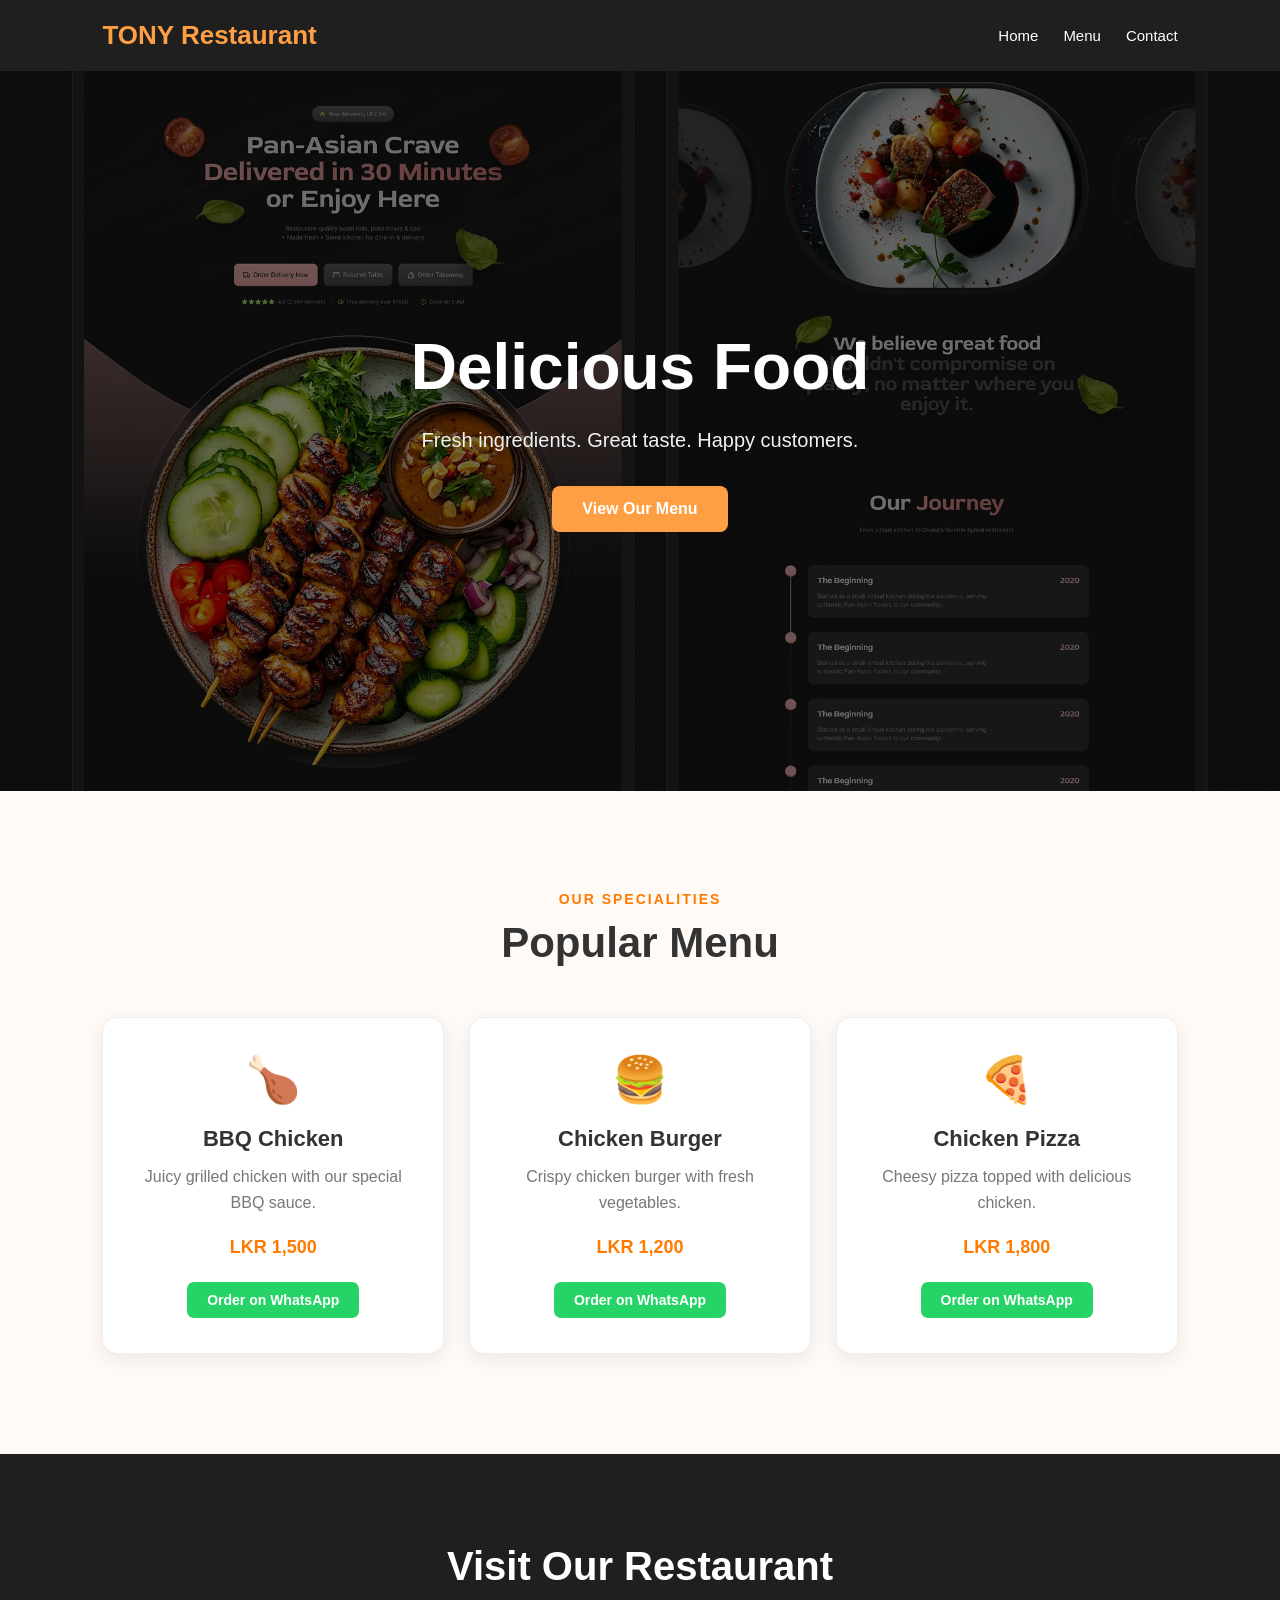
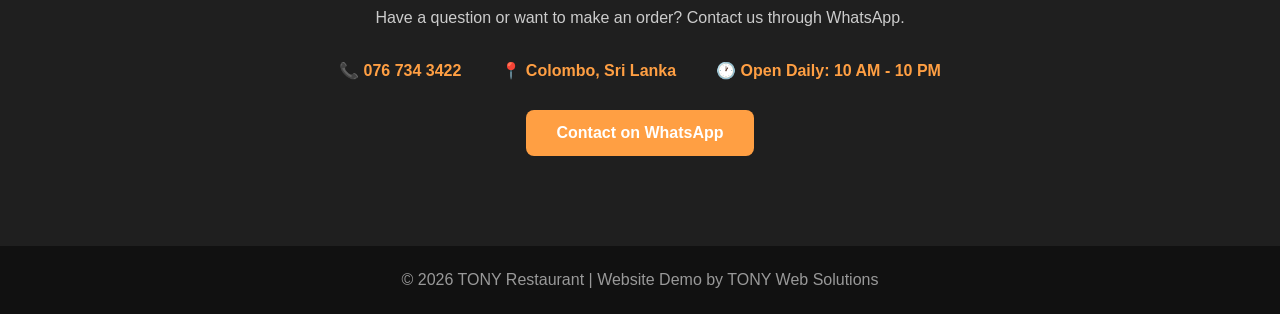
<file: restaurant.html>
<!DOCTYPE html>
<html lang="en">

<head>

    <meta charset="UTF-8">

    <meta name="viewport" content="width=device-width, initial-scale=1.0">

    <meta
        name="description"
        content="TONY Restaurant - Fresh food, great taste and fast service."
    >

    <title>TONY Restaurant | Food & Dining</title>

    <style>

        /* ================================
           BASIC RESET
        ================================ */

        * {
            margin: 0;
            padding: 0;
            box-sizing: border-box;
        }

        html {
            scroll-behavior: smooth;
        }

        body {
            font-family: Arial, sans-serif;
            background: #fffaf5;
            color: #333;
        }


        /* ================================
           HEADER
        ================================ */

        header {
            width: 100%;

            background: #1f1f1f;
            color: white;

            padding: 20px 8%;

            display: flex;
            justify-content: space-between;
            align-items: center;

            position: sticky;
            top: 0;

            z-index: 1000;
        }

        header h2 {
            color: #ff9f43;
            font-size: 26px;
        }

        nav {
            display: flex;
            gap: 25px;
        }

        nav a {
            color: white;

            text-decoration: none;

            font-size: 15px;

            transition: 0.3s;
        }

        nav a:hover {
            color: #ff9f43;
        }


        /* ================================
           HERO
        ================================ */

        .hero {
            min-height: 80vh;

            background:
                linear-gradient(
                    rgba(0, 0, 0, 0.55),
                    rgba(0, 0, 0, 0.55)
                ),
                url("images/restaurant.jpg") center/cover;

            display: flex;

            align-items: center;
            justify-content: center;

            text-align: center;

            color: white;

            padding: 40px;
        }

        .hero-content {
            max-width: 750px;

            animation: fadeUp 1s ease;
        }

        .hero h1 {
            font-size: 64px;

            margin-bottom: 20px;
        }

        .hero p {
            font-size: 20px;

            line-height: 1.6;

            margin-bottom: 30px;

            color: #f1f1f1;
        }


        /* ================================
           BUTTON
        ================================ */

        .btn {
            display: inline-block;

            background: #ff9f43;

            color: white;

            padding: 14px 30px;

            border-radius: 8px;

            text-decoration: none;

            font-weight: bold;

            transition: 0.3s;
        }

        .btn:hover {
            background: #ff7b00;

            transform: translateY(-3px);
        }


        /* ================================
           MENU SECTION
        ================================ */

        .menu {
            padding: 100px 8%;

            text-align: center;
        }

        .section-title {
            color: #ff7b00;

            font-size: 14px;

            font-weight: bold;

            letter-spacing: 2px;

            margin-bottom: 12px;
        }

        .menu h2 {
            font-size: 42px;

            margin-bottom: 50px;
        }


        /* ================================
           FOOD CARDS
        ================================ */

        .menu-container {
            max-width: 1100px;

            margin: auto;

            display: grid;

            grid-template-columns: repeat(3, 1fr);

            gap: 25px;
        }

        .food-card {
            background: white;

            padding: 35px 25px;

            border-radius: 15px;

            border: 1px solid #eee;

            box-shadow: 0 5px 20px rgba(0, 0, 0, 0.08);

            transition: 0.3s;
        }

        .food-card:hover {
            transform: translateY(-8px);

            box-shadow: 0 12px 30px rgba(0, 0, 0, 0.12);

            border-color: #ff9f43;
        }

        .food-icon {
            font-size: 45px;

            margin-bottom: 20px;
        }

        .food-card h3 {
            font-size: 22px;

            margin-bottom: 12px;
        }

        .food-card p {
            color: #777;

            line-height: 1.6;
        }

        .price {
            color: #ff7b00 !important;

            font-weight: bold;

            font-size: 18px;

            margin-top: 18px;

            margin-bottom: 20px;
        }


        /* ================================
           ORDER BUTTON
        ================================ */

        .order-btn {
            display: inline-block;

            background: #25d366;

            color: white;

            padding: 10px 20px;

            border-radius: 7px;

            text-decoration: none;

            font-size: 14px;

            font-weight: bold;

            transition: 0.3s;
        }

        .order-btn:hover {
            background: #1ebe5d;

            transform: translateY(-2px);
        }


        /* ================================
           CONTACT
        ================================ */

        .contact {
            padding: 90px 8%;

            background: #1f1f1f;

            color: white;

            text-align: center;
        }

        .contact h2 {
            font-size: 40px;

            margin-bottom: 15px;
        }

        .contact p {
            color: #ccc;

            margin-bottom: 30px;

            line-height: 1.7;
        }

        .contact-info {
            display: flex;

            justify-content: center;

            gap: 40px;

            flex-wrap: wrap;

            margin-bottom: 30px;
        }

        .contact-info span {
            color: #ff9f43;

            font-weight: bold;
        }


        /* ================================
           FOOTER
        ================================ */

        footer {
            background: #111;

            color: #999;

            text-align: center;

            padding: 25px;
        }


        /* ================================
           ANIMATION
        ================================ */

        @keyframes fadeUp {

            from {
                opacity: 0;

                transform: translateY(30px);
            }

            to {
                opacity: 1;

                transform: translateY(0);
            }

        }


        /* ================================
           MOBILE
        ================================ */

        @media (max-width: 768px) {

            header {
                padding: 18px 5%;

                flex-direction: column;

                gap: 15px;
            }

            header h2 {
                font-size: 23px;
            }

            nav {
                gap: 18px;
            }

            nav a {
                font-size: 14px;
            }


            /* HERO */

            .hero {
                min-height: 75vh;

                padding: 40px 5%;
            }

            .hero h1 {
                font-size: 42px;
            }

            .hero p {
                font-size: 17px;
            }


            /* MENU */

            .menu {
                padding: 70px 5%;
            }

            .menu h2 {
                font-size: 34px;

                margin-bottom: 35px;
            }

            .menu-container {
                grid-template-columns: 1fr;
            }


            /* CONTACT */

            .contact {
                padding: 70px 5%;
            }

            .contact h2 {
                font-size: 34px;
            }

            .contact-info {
                flex-direction: column;

                gap: 15px;
            }


            /* FOOTER */

            footer {
                padding: 20px 5%;

                font-size: 13px;
            }

        }

    </style>

</head>


<body>


    <!-- ================================
         HEADER
    ================================= -->

    <header>

        <h2>TONY Restaurant</h2>

        <nav>

            <a href="#">Home</a>

            <a href="#menu">Menu</a>

            <a href="#contact">Contact</a>

        </nav>

    </header>


    <!-- ================================
         HERO
    ================================= -->

    <section class="hero">

        <div class="hero-content">

            <h1>Delicious Food</h1>

            <p>
                Fresh ingredients. Great taste.
                Happy customers.
            </p>

            <a href="#menu" class="btn">
                View Our Menu
            </a>

        </div>

    </section>


    <!-- ================================
         MENU
    ================================= -->

    <section class="menu" id="menu">

        <p class="section-title">
            OUR SPECIALITIES
        </p>

        <h2>
            Popular Menu
        </h2>


        <div class="menu-container">


            <!-- FOOD 1 -->

            <div class="food-card">

                <div class="food-icon">
                    🍗
                </div>

                <h3>
                    BBQ Chicken
                </h3>

                <p>
                    Juicy grilled chicken
                    with our special BBQ sauce.
                </p>

                <p class="price">
                    LKR 1,500
                </p>

                <a
                    href="https://wa.me/94767343422?text=Hello%20TONY%20Restaurant!%20I%20want%20to%20order%20BBQ%20Chicken."
                    target="_blank"
                    class="order-btn"
                >
                    Order on WhatsApp
                </a>

            </div>


            <!-- FOOD 2 -->

            <div class="food-card">

                <div class="food-icon">
                    🍔
                </div>

                <h3>
                    Chicken Burger
                </h3>

                <p>
                    Crispy chicken burger
                    with fresh vegetables.
                </p>

                <p class="price">
                    LKR 1,200
                </p>

                <a
                    href="https://wa.me/94767343422?text=Hello%20TONY%20Restaurant!%20I%20want%20to%20order%20Chicken%20Burger."
                    target="_blank"
                    class="order-btn"
                >
                    Order on WhatsApp
                </a>

            </div>


            <!-- FOOD 3 -->

            <div class="food-card">

                <div class="food-icon">
                    🍕
                </div>

                <h3>
                    Chicken Pizza
                </h3>

                <p>
                    Cheesy pizza topped
                    with delicious chicken.
                </p>

                <p class="price">
                    LKR 1,800
                </p>

                <a
                    href="https://wa.me/94767343422?text=Hello%20TONY%20Restaurant!%20I%20want%20to%20order%20Chicken%20Pizza."
                    target="_blank"
                    class="order-btn"
                >
                    Order on WhatsApp
                </a>

            </div>


        </div>

    </section>


    <!-- ================================
         CONTACT
    ================================= -->

    <section class="contact" id="contact">

        <h2>
            Visit Our Restaurant
        </h2>

        <p>
            Have a question or want to make an order?
            Contact us through WhatsApp.
        </p>


        <div class="contact-info">

            <div>
                📞 <span>076 734 3422</span>
            </div>

            <div>
                📍 <span>Colombo, Sri Lanka</span>
            </div>

            <div>
                🕐 <span>Open Daily: 10 AM - 10 PM</span>
            </div>

        </div>


        <a
            href="https://wa.me/94767343422?text=Hello%20TONY%20Restaurant!%20I%20would%20like%20to%20make%20an%20inquiry."
            target="_blank"
            class="btn"
        >
            Contact on WhatsApp
        </a>

    </section>


    <!-- ================================
         FOOTER
    ================================= -->

    <footer>

        <p>
            © 2026 TONY Restaurant |
            Website Demo by TONY Web Solutions
        </p>

    </footer>


</body>

</html>
</file>
<file: style.css>
/* ================================
   BASIC RESET
================================ */

* {
    margin: 0;
    padding: 0;
    box-sizing: border-box;
}

html {
    scroll-behavior: smooth;
}

body {
    font-family: Arial, sans-serif;
    background: #0f172a;
    color: white;
    overflow-x: hidden;
}


/* ================================
   NAVBAR
================================ */

nav {
    width: 100%;
    padding: 20px 8%;

    display: flex;
    justify-content: space-between;
    align-items: center;

    background: #020617;

    position: sticky;
    top: 0;
    z-index: 1000;
}

.logo {
    font-size: 28px;
    font-weight: bold;
    color: #38bdf8;
}

nav ul {
    display: flex;
    list-style: none;
    gap: 30px;
}

nav ul li a {
    color: white;
    text-decoration: none;
    font-size: 16px;
    transition: 0.3s;
}

nav ul li a:hover {
    color: #38bdf8;
}


/* ================================
   MOBILE MENU BUTTON
================================ */

.menu-toggle {
    display: none;

    background: transparent;
    border: none;

    color: white;

    font-size: 30px;

    cursor: pointer;

    padding: 5px;
}

.menu-toggle:hover {
    color: #38bdf8;
}


/* ================================
   HERO
================================ */

.hero {
    min-height: 90vh;

    display: flex;
    justify-content: center;
    align-items: center;

    padding: 80px 8%;

    text-align: center;
}

.hero-content {
    width: 100%;
    max-width: 900px;
}

.small-title {
    color: #38bdf8;

    font-size: 14px;
    font-weight: bold;

    letter-spacing: 2px;

    margin-bottom: 20px;
}

.hero h1 {
    font-size: 64px;
    line-height: 1.1;

    margin-bottom: 25px;
}

.hero-text {
    max-width: 650px;

    margin: 0 auto 35px;

    color: #cbd5e1;

    font-size: 19px;
    line-height: 1.7;
}


/* ================================
   HERO BUTTONS
================================ */

.hero-buttons {
    display: flex;
    justify-content: center;
    gap: 15px;
}

.btn {
    display: inline-block;

    padding: 14px 28px;

    border-radius: 8px;

    text-decoration: none;
    font-weight: bold;

    transition: 0.3s;
}

.primary-btn {
    background: #38bdf8;
    color: #020617;
}

.primary-btn:hover {
    transform: translateY(-3px);
}

.secondary-btn {
    border: 1px solid #38bdf8;
    color: #38bdf8;
}

.secondary-btn:hover {
    background: #38bdf8;
    color: #020617;
}


/* ================================
   SECTION HEADINGS
================================ */

.section-title {
    color: #38bdf8;

    font-size: 14px;
    font-weight: bold;

    letter-spacing: 2px;

    margin-bottom: 15px;
}

.section-heading {
    width: 100%;
    max-width: 700px;

    margin: 0 auto 50px;

    text-align: center;
}

.section-heading h2 {
    font-size: 42px;

    margin-bottom: 15px;
}

.section-heading > p:last-child {
    color: #94a3b8;

    font-size: 17px;
    line-height: 1.7;
}


/* ================================
   ABOUT
================================ */

.about-section {
    width: 100%;

    padding: 100px 8%;

    background: #020617;
}

.about-container {
    width: 100%;
    max-width: 1100px;

    margin: 0 auto;

    display: grid;

    grid-template-columns: 1.1fr 0.9fr;

    gap: 70px;

    align-items: center;
}

.about-content h2 {
    font-size: 44px;

    line-height: 1.2;

    margin-bottom: 25px;
}

.about-content > p:not(.section-title) {
    color: #94a3b8;

    font-size: 17px;

    line-height: 1.8;

    margin-bottom: 18px;
}

.about-content .btn {
    margin-top: 15px;
}

.about-card {
    background: #111827;

    border: 1px solid #1e293b;

    border-radius: 20px;

    padding: 40px;

    text-align: center;

    transition: 0.3s;
}

.about-card:hover {
    transform: translateY(-8px);

    border-color: #38bdf8;
}

.about-icon {
    width: 90px;
    height: 90px;

    margin: 0 auto 25px;

    display: flex;
    justify-content: center;
    align-items: center;

    background: #0f172a;

    border: 1px solid #38bdf8;

    border-radius: 50%;

    font-size: 42px;
}

.about-card h3 {
    font-size: 24px;

    margin-bottom: 15px;
}

.about-card > p {
    color: #94a3b8;

    line-height: 1.7;

    margin-bottom: 30px;
}

.about-stats {
    display: grid;

    grid-template-columns: repeat(3, 1fr);

    gap: 15px;

    padding-top: 25px;

    border-top: 1px solid #1e293b;
}

.about-stats div {
    display: flex;

    flex-direction: column;

    gap: 7px;
}

.about-stats strong {
    color: #38bdf8;

    font-size: 20px;
}

.about-stats span {
    color: #64748b;

    font-size: 12px;
}


/* ================================
   SERVICES
================================ */

.services-section {
    width: 100%;

    padding: 100px 8%;

    text-align: center;
}

.services-container {
    width: 100%;
    max-width: 1100px;

    margin: 0 auto;

    display: grid;

    grid-template-columns: repeat(3, 1fr);

    gap: 25px;
}

.service-card {
    background: #111827;

    padding: 35px 25px;

    border: 1px solid #1e293b;

    border-radius: 15px;

    text-align: center;

    transition: 0.3s;
}

.service-card:hover {
    transform: translateY(-8px);

    border-color: #38bdf8;
}

.service-icon {
    font-size: 50px;

    margin-bottom: 20px;
}

.service-card h3 {
    font-size: 22px;

    margin-bottom: 15px;
}

.service-card p {
    color: #94a3b8;

    line-height: 1.6;
}


/* ================================
   PRICING
================================ */

.pricing-section {
    width: 100%;

    padding: 100px 8%;

    background: #020617;

    text-align: center;
}

.pricing-container {
    width: 100%;
    max-width: 1100px;

    margin: 0 auto;

    display: grid;

    grid-template-columns: repeat(3, 1fr);

    gap: 25px;

    align-items: stretch;
}

.pricing-card {
    position: relative;

    background: #111827;

    border: 1px solid #1e293b;

    border-radius: 18px;

    padding: 40px 28px;

    text-align: center;

    transition: 0.3s;
}

.pricing-card:hover {
    transform: translateY(-8px);

    border-color: #38bdf8;
}

.pricing-card.popular {
    border: 2px solid #38bdf8;

    transform: translateY(-8px);
}

.pricing-card.popular:hover {
    transform: translateY(-14px);
}


/* PRICING ICON */

.pricing-icon {
    width: 70px;
    height: 70px;

    margin: 0 auto 20px;

    display: flex;
    justify-content: center;
    align-items: center;

    background: #0f172a;

    border: 1px solid #38bdf8;

    border-radius: 50%;

    font-size: 32px;
}


/* POPULAR BADGE */

.popular-badge {
    position: absolute;

    top: -15px;

    left: 50%;

    transform: translateX(-50%);

    background: #38bdf8;

    color: #020617;

    padding: 6px 18px;

    border-radius: 20px;

    font-size: 11px;

    font-weight: bold;

    letter-spacing: 1px;

    white-space: nowrap;
}


/* PRICING TITLE */

.pricing-card h3 {
    font-size: 25px;

    margin-bottom: 12px;
}

.pricing-description {
    color: #94a3b8;

    font-size: 14px;

    line-height: 1.5;

    min-height: 42px;
}


/* PRICE */

.price {
    color: #38bdf8;

    font-size: 34px;

    font-weight: bold;

    margin: 25px 0;
}

.price span {
    color: #64748b;

    font-size: 13px;

    font-weight: normal;
}


/* PRICING FEATURES */

.pricing-card ul {
    list-style: none;

    padding: 0;

    margin: 0 0 25px;

    text-align: left;
}

.pricing-card ul li {
    color: #cbd5e1;

    font-size: 14px;

    line-height: 1.5;

    padding: 10px 0;

    border-bottom: 1px solid #1e293b;
}

.pricing-card ul li:last-child {
    border-bottom: none;
}


/* PRICING BUTTON */

.pricing-btn {
    display: inline-block;

    width: 100%;

    padding: 13px 20px;

    border: 1px solid #38bdf8;

    border-radius: 8px;

    color: #38bdf8;

    text-decoration: none;

    font-weight: bold;

    transition: 0.3s;
}

.pricing-btn:hover {
    background: #38bdf8;

    color: #020617;

    transform: translateY(-3px);
}

.popular-btn {
    background: #38bdf8;

    color: #020617;
}

.popular-btn:hover {
    background: #7dd3fc;
}


/* ================================
   PROJECTS
================================ */

.projects-section {
    width: 100%;

    padding: 100px 8%;

    background: #020617;

    text-align: center;
}

.projects-container {
    width: 100%;
    max-width: 1100px;

    margin: 0 auto;

    display: grid;

    grid-template-columns: repeat(3, 1fr);

    gap: 25px;
}

.project-card {
    background: #111827;

    border: 1px solid #1e293b;

    border-radius: 15px;

    overflow: hidden;

    text-align: left;

    transition: 0.3s;
}

.project-card:hover {
    transform: translateY(-8px);

    border-color: #38bdf8;
}


/* ================================
   PROJECT IMAGES
================================ */

.project-image {
    width: 100%;

    height: 210px;

    overflow: hidden;

    background: #1e293b;
}

.project-image img {
    width: 100%;

    height: 100%;

    display: block;

    object-fit: cover;

    object-position: center;

    transition: 0.5s;
}

.project-card:hover .project-image img {
    transform: scale(1.06);
}

.project-info {
    padding: 25px;
}

.project-info h3 {
    font-size: 21px;

    margin-bottom: 12px;
}

.project-info p {
    color: #94a3b8;

    font-size: 15px;

    line-height: 1.6;

    margin-bottom: 18px;
}

.project-link {
    color: #38bdf8;

    text-decoration: none;

    font-weight: bold;

    font-size: 14px;
}

.project-link:hover {
    text-decoration: underline;
}


/* ================================
   CONTACT SECTION
================================ */

.contact-section {
    width: 100%;

    padding: 100px 8%;

    background: #0f172a;
}

.contact-container {
    width: 100%;
    max-width: 1100px;

    margin: 0 auto;

    display: grid;

    grid-template-columns: 1fr 1fr;

    gap: 50px;

    align-items: stretch;
}

.contact-info {
    background: #111827;

    border: 1px solid #1e293b;

    border-radius: 18px;

    padding: 40px;
}

.contact-info h3 {
    font-size: 30px;

    margin-bottom: 15px;
}

.contact-info > p {
    color: #94a3b8;

    line-height: 1.7;

    margin-bottom: 30px;
}

.contact-item {
    display: flex;

    flex-direction: column;

    gap: 7px;

    padding: 18px 0;

    border-bottom: 1px solid #1e293b;
}

.contact-item strong {
    color: #38bdf8;

    font-size: 14px;

    text-transform: uppercase;

    letter-spacing: 1px;
}

.contact-item span,
.contact-item a {
    color: #e2e8f0;

    font-size: 16px;

    word-break: break-word;

    text-decoration: none;

    transition: 0.3s;
}

.contact-item a:hover {
    color: #38bdf8;
}


/* ================================
   CONTACT BUTTONS
================================ */

.contact-buttons {
    display: flex;

    flex-direction: column;

    gap: 12px;

    margin-top: 25px;
}

.whatsapp-btn,
.email-btn {
    display: block;

    width: 100%;

    padding: 14px;

    border-radius: 8px;

    text-align: center;

    text-decoration: none;

    font-weight: bold;

    transition: 0.3s;
}

.whatsapp-btn {
    background: #22c55e;

    color: white;
}

.whatsapp-btn:hover {
    transform: translateY(-3px);

    background: #16a34a;
}

.email-btn {
    background: transparent;

    color: #38bdf8;

    border: 1px solid #38bdf8;
}

.email-btn:hover {
    transform: translateY(-3px);

    background: #38bdf8;

    color: #020617;
}


/* ================================
   CONTACT FORM
================================ */

.contact-form {
    background: #111827;

    border: 1px solid #1e293b;

    border-radius: 18px;

    padding: 40px;

    display: flex;

    flex-direction: column;

    gap: 16px;
}

.contact-form input,
.contact-form textarea {
    width: 100%;

    padding: 15px 16px;

    background: #020617;

    color: white;

    border: 1px solid #334155;

    border-radius: 8px;

    outline: none;

    font-family: Arial, sans-serif;

    font-size: 15px;

    transition: 0.3s;
}

.contact-form input {
    height: 50px;
}

.contact-form textarea {
    min-height: 130px;

    resize: vertical;
}

.contact-form input:focus,
.contact-form textarea:focus {
    border-color: #38bdf8;
}

.contact-form input::placeholder,
.contact-form textarea::placeholder {
    color: #64748b;
}

.contact-form button {
    width: 100%;

    padding: 15px;

    background: #38bdf8;

    color: #020617;

    border: none;

    border-radius: 8px;

    font-size: 16px;

    font-weight: bold;

    cursor: pointer;

    transition: 0.3s;
}

.contact-form button:hover {
    transform: translateY(-3px);

    background: #7dd3fc;
}


/* ================================
   FOOTER
================================ */

.footer {
    width: 100%;

    background: #020617;

    border-top: 1px solid #1e293b;

    padding: 60px 8% 20px;
}

.footer-container {
    width: 100%;
    max-width: 1100px;

    margin: 0 auto;

    display: grid;

    grid-template-columns: 2fr 1fr 1.5fr;

    gap: 50px;
}

.footer-brand h2 {
    color: #38bdf8;

    font-size: 28px;

    margin-bottom: 15px;
}

.footer-brand p {
    max-width: 350px;

    color: #94a3b8;

    line-height: 1.7;
}

.footer-links,
.footer-contact {
    display: flex;

    flex-direction: column;

    gap: 12px;
}

.footer-links h3,
.footer-contact h3 {
    font-size: 18px;

    margin-bottom: 8px;
}

.footer-links a,
.footer-contact a {
    color: #94a3b8;

    text-decoration: none;

    transition: 0.3s;
}

.footer-links a:hover,
.footer-contact a:hover {
    color: #38bdf8;

    transform: translateX(3px);
}

.footer-bottom {
    width: 100%;
    max-width: 1100px;

    margin: 50px auto 0;

    padding-top: 20px;

    border-top: 1px solid #1e293b;

    display: flex;

    justify-content: space-between;

    gap: 20px;
}

.footer-bottom p {
    color: #64748b;

    font-size: 13px;
}


/* ================================
   MOBILE RESPONSIVE
================================ */

@media (max-width: 768px) {

    /* NAVBAR */

    nav {
        padding: 18px 5%;
    }

    .menu-toggle {
        display: block;
    }

    nav ul {
        display: none;

        position: absolute;

        top: 100%;
        left: 0;

        width: 100%;

        flex-direction: column;

        gap: 0;

        background: #020617;

        border-top: 1px solid #1e293b;

        padding: 10px 0;
    }

    nav ul.active {
        display: flex;
    }

    nav ul li {
        width: 100%;

        text-align: center;
    }

    nav ul li a {
        display: block;

        width: 100%;

        padding: 15px;

        font-size: 15px;
    }

    nav ul li a:hover {
        background: #111827;
    }


    /* HERO */

    .hero {
        min-height: 85vh;

        padding: 60px 5%;
    }

    .hero h1 {
        font-size: 42px;
    }

    .hero-text {
        font-size: 17px;
    }

    .hero-buttons {
        flex-direction: column;

        align-items: center;
    }

    .btn {
        width: 200px;
    }


    /* ABOUT */

    .about-section {
        padding: 70px 5%;
    }

    .about-container {
        grid-template-columns: 1fr;

        gap: 40px;
    }

    .about-content h2 {
        font-size: 34px;
    }

    .about-card {
        padding: 30px 20px;
    }


    /* SERVICES */

    .services-section {
        padding: 70px 5%;
    }

    .services-container {
        grid-template-columns: 1fr;
    }


    /* SECTION HEADINGS */

    .section-heading h2 {
        font-size: 34px;
    }


    /* PRICING */

    .pricing-section {
        padding: 70px 5%;
    }

    .pricing-container {
        grid-template-columns: 1fr;

        gap: 35px;
    }

    .pricing-card {
        width: 100%;
    }

    .pricing-card.popular {
        transform: none;
    }

    .pricing-card.popular:hover {
        transform: translateY(-8px);
    }


    /* PROJECTS */

    .projects-section {
        padding: 70px 5%;
    }

    .projects-container {
        grid-template-columns: 1fr;
    }

    .project-image {
        height: 220px;
    }


    /* CONTACT */

    .contact-section {
        padding: 70px 5%;
    }

    .contact-container {
        grid-template-columns: 1fr;

        gap: 25px;
    }

    .contact-info,
    .contact-form {
        padding: 25px;
    }


    /* FOOTER */

    .footer {
        padding: 50px 5% 20px;
    }

    .footer-container {
        grid-template-columns: 1fr;

        gap: 35px;
    }

    .footer-bottom {
        flex-direction: column;

        text-align: center;

        margin-top: 35px;
    }

}  

/* ================================
   NAVBAR PRICING LINK FIX
================================ */

nav ul li a[href="#pricing"] {
    color: white;
    text-decoration: none;
}

nav ul li a[href="#pricing"]:hover {
    color: #38bdf8;
    text-decoration: none;
}
</file>
